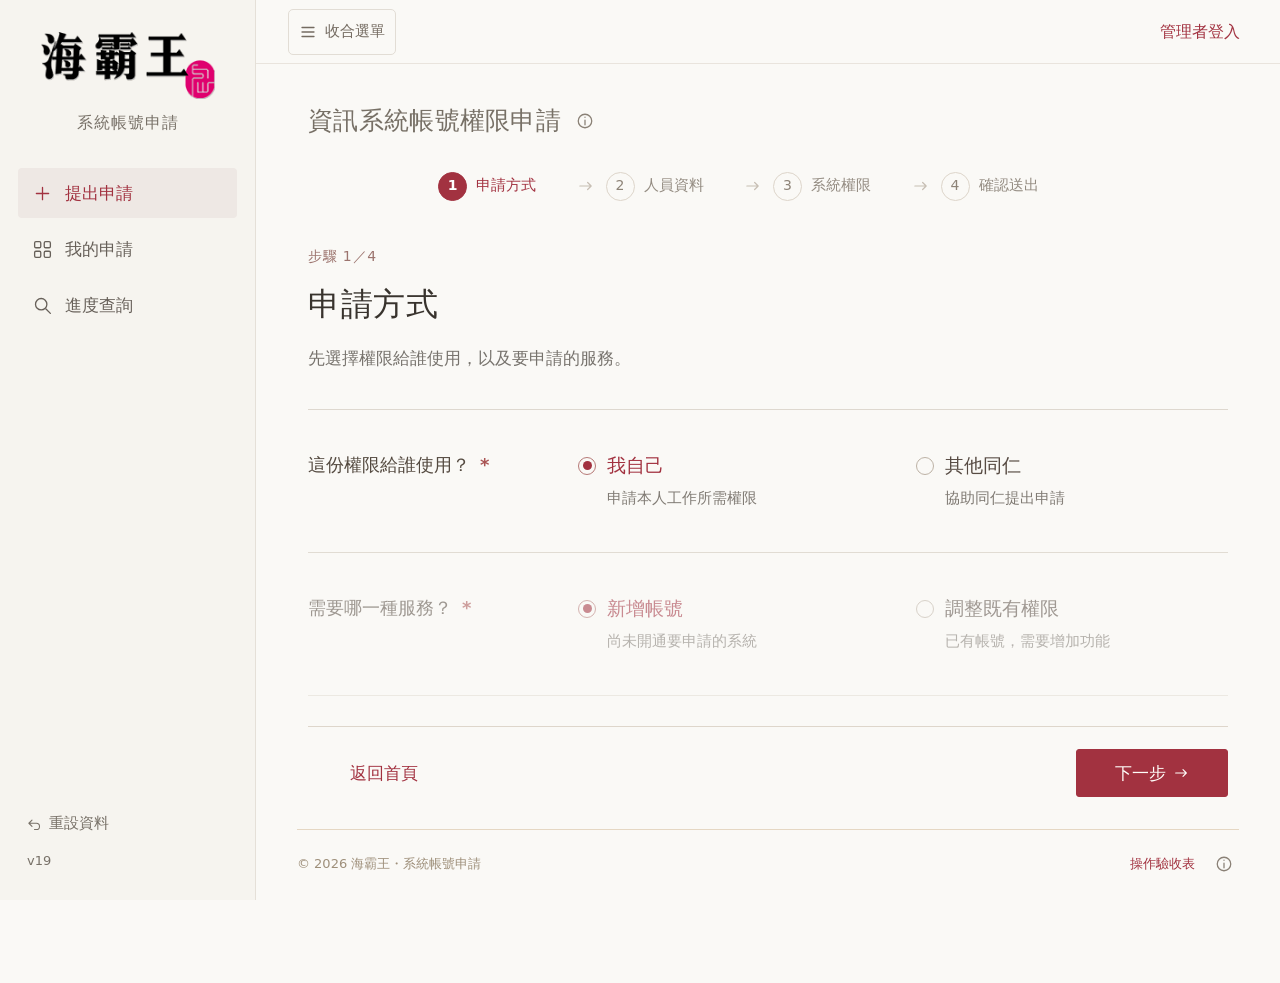
<file: demo/index.html>
<!doctype html>
<html lang="zh-Hant">
<head>
  <meta charset="utf-8">
  <meta name="viewport" content="width=device-width, initial-scale=1">
  <meta name="theme-color" content="#a23240">
  <meta name="description" content="系統帳號與權限申請平台，提供申請、進度查詢、補件及案件處理。">
  <meta name="referrer" content="no-referrer">
  <meta http-equiv="Content-Security-Policy" content="default-src 'self'; script-src 'self'; style-src 'self' 'unsafe-inline'; img-src 'self' data:; font-src 'self'; connect-src 'none'; object-src 'none'; base-uri 'self'; form-action 'none'">
  <title>權限申請平台</title>
  <link rel="icon" href="./assets/favicon.svg" type="image/svg+xml">
  <link rel="stylesheet" href="./assets/style.css">
  <link rel="stylesheet" href="./assets/portal.css?v=20261027-transparent-logo">
  <link rel="stylesheet" href="./assets/compact.css?v=20261023-wizard">
  <link rel="stylesheet" href="./assets/wizard.css?v=20261023-wizard">
  <link rel="stylesheet" href="./assets/material.css?v=20261027-department">
  <link rel="stylesheet" href="./assets/entry.css?v=20261027-department">
  <meta name="hpw-demo-version" content="v19-print-return-20261027">
  <script src="./assets/organization.js?v=20261027-department" defer></script>
  <script src="./assets/masters.js?v=20261023-wizard" defer></script>
  <script src="./assets/wizard.js?v=20261027-department" defer></script>
  <script src="./assets/app.js?v=20261027-print-return" defer></script>
</head>
<body>
  <a class="skip-link" href="#main">跳到主要內容</a>
  <div id="app"></div>
  <dialog id="detail-dialog" aria-labelledby="dialog-title"></dialog>
  <div id="toast" class="toast" role="status" aria-live="polite"></div>
  <noscript><p>請開啟 JavaScript 以使用此網站。</p></noscript>
</body>
</html>
</file>
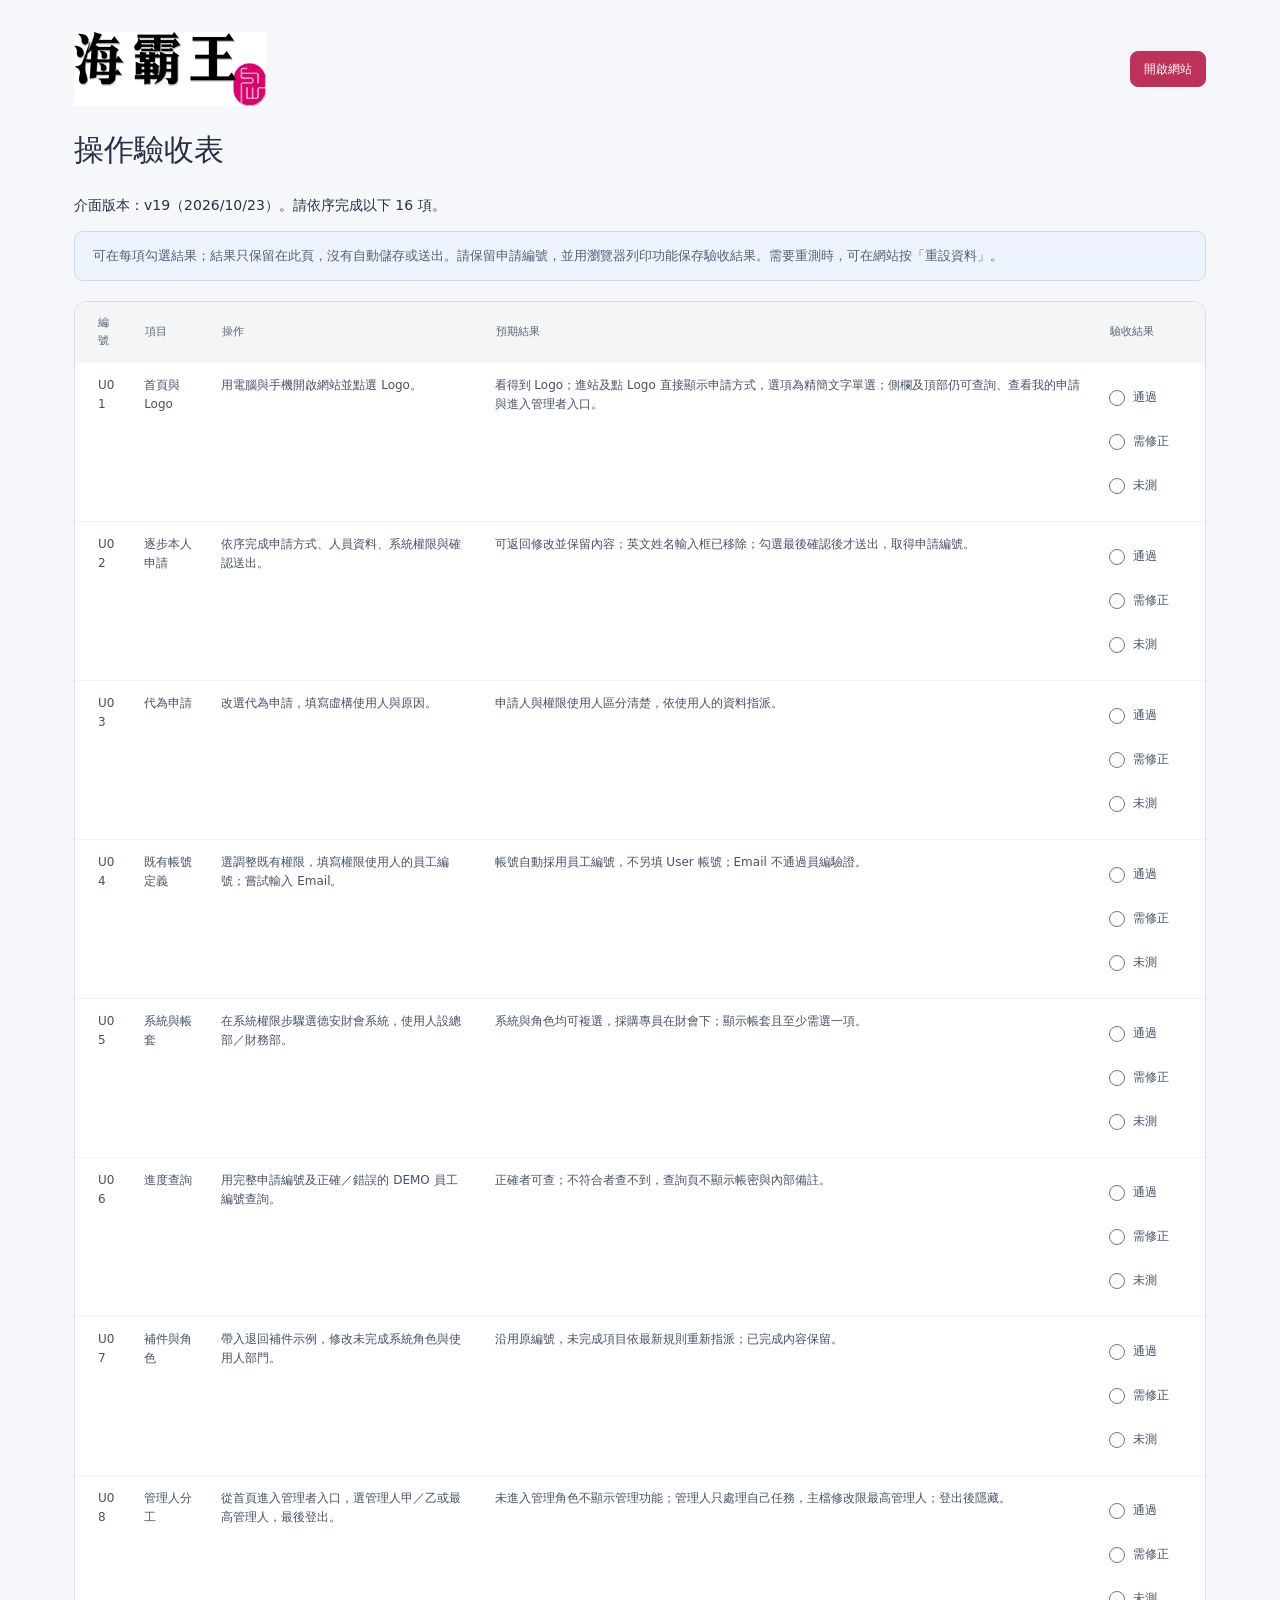
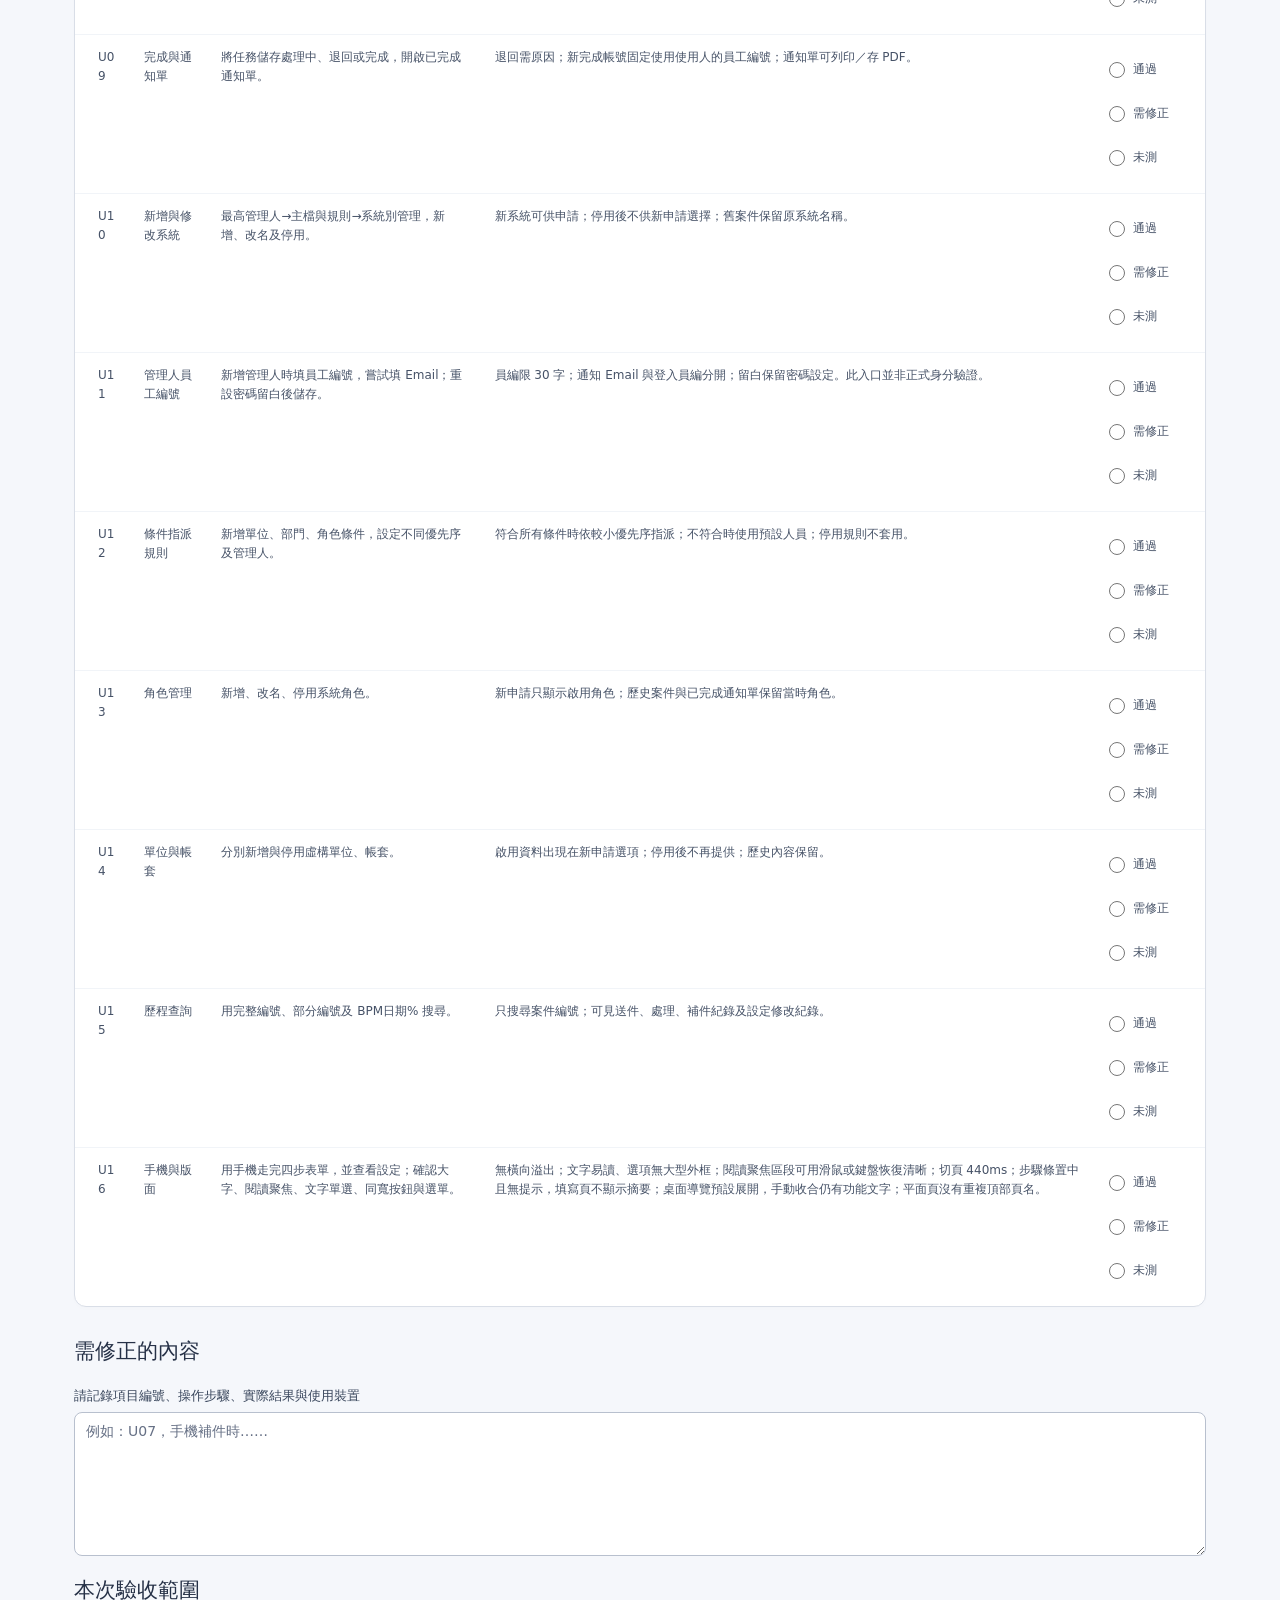
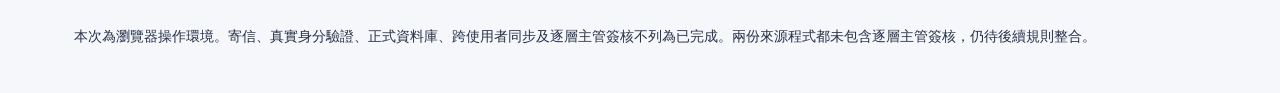
<file: demo/acceptance.html>
<!doctype html><html lang="zh-Hant"><head><meta charset="utf-8"><meta name="viewport" content="width=device-width,initial-scale=1"><meta name="referrer" content="no-referrer"><meta http-equiv="Content-Security-Policy" content="default-src 'self'; style-src 'self'; img-src 'self'; connect-src 'none'; object-src 'none'; base-uri 'self'; form-action 'none'"><title>操作驗收表｜系統帳號申請</title><link rel="icon" href="./assets/favicon.svg"><link rel="stylesheet" href="./assets/style.css"><link rel="stylesheet" href="./assets/portal.css?v=20261027-transparent-logo"><link rel="stylesheet" href="./assets/compact.css?v=20261023-wizard"></head><body class="acceptance-page"><main class="acceptance-container"><header class="acceptance-header"><img src="./assets/logo.png?v=20261027-logo" alt="海霸王" width="192" height="74"><a class="btn primary" href="./index.html">開啟網站</a></header><h1>操作驗收表</h1><p>介面版本：v19（2026/10/23）。請依序完成以下 16 項。</p><div class="notice">可在每項勾選結果；結果只保留在此頁，沒有自動儲存或送出。請保留申請編號，並用瀏覽器列印功能保存驗收結果。需要重測時，可在網站按「重設資料」。</div><div class="table-wrap panel"><table><thead><tr><th>編號</th><th>項目</th><th>操作</th><th>預期結果</th><th>驗收結果</th></tr></thead><tbody><tr><td data-label="編號">U01</td><td data-label="項目">首頁與 Logo</td><td data-label="操作">用電腦與手機開啟網站並點選 Logo。</td><td data-label="預期結果">看得到 Logo；進站及點 Logo 直接顯示申請方式，選項為精簡文字單選；側欄及頂部仍可查詢、查看我的申請與進入管理者入口。</td><td data-label="驗收結果" class="acceptance-result"><label><input type="radio" name="U01" value="通過">通過</label> <label><input type="radio" name="U01" value="需修正">需修正</label> <label><input type="radio" name="U01" value="未測">未測</label></td></tr><tr><td data-label="編號">U02</td><td data-label="項目">逐步本人申請</td><td data-label="操作">依序完成申請方式、人員資料、系統權限與確認送出。</td><td data-label="預期結果">可返回修改並保留內容；英文姓名輸入框已移除；勾選最後確認後才送出，取得申請編號。</td><td data-label="驗收結果" class="acceptance-result"><label><input type="radio" name="U02" value="通過">通過</label> <label><input type="radio" name="U02" value="需修正">需修正</label> <label><input type="radio" name="U02" value="未測">未測</label></td></tr><tr><td data-label="編號">U03</td><td data-label="項目">代為申請</td><td data-label="操作">改選代為申請，填寫虛構使用人與原因。</td><td data-label="預期結果">申請人與權限使用人區分清楚，依使用人的資料指派。</td><td data-label="驗收結果" class="acceptance-result"><label><input type="radio" name="U03" value="通過">通過</label> <label><input type="radio" name="U03" value="需修正">需修正</label> <label><input type="radio" name="U03" value="未測">未測</label></td></tr><tr><td data-label="編號">U04</td><td data-label="項目">既有帳號定義</td><td data-label="操作">選調整既有權限，填寫權限使用人的員工編號；嘗試輸入 Email。</td><td data-label="預期結果">帳號自動採用員工編號，不另填 User 帳號；Email 不通過員編驗證。</td><td data-label="驗收結果" class="acceptance-result"><label><input type="radio" name="U04" value="通過">通過</label> <label><input type="radio" name="U04" value="需修正">需修正</label> <label><input type="radio" name="U04" value="未測">未測</label></td></tr><tr><td data-label="編號">U05</td><td data-label="項目">系統與帳套</td><td data-label="操作">在系統權限步驟選德安財會系統，使用人設總部／財務部。</td><td data-label="預期結果">系統與角色均可複選，採購專員在財會下；顯示帳套且至少需選一項。</td><td data-label="驗收結果" class="acceptance-result"><label><input type="radio" name="U05" value="通過">通過</label> <label><input type="radio" name="U05" value="需修正">需修正</label> <label><input type="radio" name="U05" value="未測">未測</label></td></tr><tr><td data-label="編號">U06</td><td data-label="項目">進度查詢</td><td data-label="操作">用完整申請編號及正確／錯誤的 DEMO 員工編號查詢。</td><td data-label="預期結果">正確者可查；不符合者查不到，查詢頁不顯示帳密與內部備註。</td><td data-label="驗收結果" class="acceptance-result"><label><input type="radio" name="U06" value="通過">通過</label> <label><input type="radio" name="U06" value="需修正">需修正</label> <label><input type="radio" name="U06" value="未測">未測</label></td></tr><tr><td data-label="編號">U07</td><td data-label="項目">補件與角色</td><td data-label="操作">帶入退回補件示例，修改未完成系統角色與使用人部門。</td><td data-label="預期結果">沿用原編號，未完成項目依最新規則重新指派；已完成內容保留。</td><td data-label="驗收結果" class="acceptance-result"><label><input type="radio" name="U07" value="通過">通過</label> <label><input type="radio" name="U07" value="需修正">需修正</label> <label><input type="radio" name="U07" value="未測">未測</label></td></tr><tr><td data-label="編號">U08</td><td data-label="項目">管理人分工</td><td data-label="操作">從首頁進入管理者入口，選管理人甲／乙或最高管理人，最後登出。</td><td data-label="預期結果">未進入管理角色不顯示管理功能；管理人只處理自己任務，主檔修改限最高管理人；登出後隱藏。</td><td data-label="驗收結果" class="acceptance-result"><label><input type="radio" name="U08" value="通過">通過</label> <label><input type="radio" name="U08" value="需修正">需修正</label> <label><input type="radio" name="U08" value="未測">未測</label></td></tr><tr><td data-label="編號">U09</td><td data-label="項目">完成與通知單</td><td data-label="操作">將任務儲存處理中、退回或完成，開啟已完成通知單。</td><td data-label="預期結果">退回需原因；新完成帳號固定使用使用人的員工編號；通知單可列印／存 PDF。</td><td data-label="驗收結果" class="acceptance-result"><label><input type="radio" name="U09" value="通過">通過</label> <label><input type="radio" name="U09" value="需修正">需修正</label> <label><input type="radio" name="U09" value="未測">未測</label></td></tr><tr><td data-label="編號">U10</td><td data-label="項目">新增與修改系統</td><td data-label="操作">最高管理人→主檔與規則→系統別管理，新增、改名及停用。</td><td data-label="預期結果">新系統可供申請；停用後不供新申請選擇；舊案件保留原系統名稱。</td><td data-label="驗收結果" class="acceptance-result"><label><input type="radio" name="U10" value="通過">通過</label> <label><input type="radio" name="U10" value="需修正">需修正</label> <label><input type="radio" name="U10" value="未測">未測</label></td></tr><tr><td data-label="編號">U11</td><td data-label="項目">管理人員工編號</td><td data-label="操作">新增管理人時填員工編號，嘗試填 Email；重設密碼留白後儲存。</td><td data-label="預期結果">員編限 30 字；通知 Email 與登入員編分開；留白保留密碼設定。此入口並非正式身分驗證。</td><td data-label="驗收結果" class="acceptance-result"><label><input type="radio" name="U11" value="通過">通過</label> <label><input type="radio" name="U11" value="需修正">需修正</label> <label><input type="radio" name="U11" value="未測">未測</label></td></tr><tr><td data-label="編號">U12</td><td data-label="項目">條件指派規則</td><td data-label="操作">新增單位、部門、角色條件，設定不同優先序及管理人。</td><td data-label="預期結果">符合所有條件時依較小優先序指派；不符合時使用預設人員；停用規則不套用。</td><td data-label="驗收結果" class="acceptance-result"><label><input type="radio" name="U12" value="通過">通過</label> <label><input type="radio" name="U12" value="需修正">需修正</label> <label><input type="radio" name="U12" value="未測">未測</label></td></tr><tr><td data-label="編號">U13</td><td data-label="項目">角色管理</td><td data-label="操作">新增、改名、停用系統角色。</td><td data-label="預期結果">新申請只顯示啟用角色；歷史案件與已完成通知單保留當時角色。</td><td data-label="驗收結果" class="acceptance-result"><label><input type="radio" name="U13" value="通過">通過</label> <label><input type="radio" name="U13" value="需修正">需修正</label> <label><input type="radio" name="U13" value="未測">未測</label></td></tr><tr><td data-label="編號">U14</td><td data-label="項目">單位與帳套</td><td data-label="操作">分別新增與停用虛構單位、帳套。</td><td data-label="預期結果">啟用資料出現在新申請選項；停用後不再提供；歷史內容保留。</td><td data-label="驗收結果" class="acceptance-result"><label><input type="radio" name="U14" value="通過">通過</label> <label><input type="radio" name="U14" value="需修正">需修正</label> <label><input type="radio" name="U14" value="未測">未測</label></td></tr><tr><td data-label="編號">U15</td><td data-label="項目">歷程查詢</td><td data-label="操作">用完整編號、部分編號及 BPM日期% 搜尋。</td><td data-label="預期結果">只搜尋案件編號；可見送件、處理、補件紀錄及設定修改紀錄。</td><td data-label="驗收結果" class="acceptance-result"><label><input type="radio" name="U15" value="通過">通過</label> <label><input type="radio" name="U15" value="需修正">需修正</label> <label><input type="radio" name="U15" value="未測">未測</label></td></tr><tr><td data-label="編號">U16</td><td data-label="項目">手機與版面</td><td data-label="操作">用手機走完四步表單，並查看設定；確認大字、閱讀聚焦、文字單選、同寬按鈕與選單。</td><td data-label="預期結果">無橫向溢出；文字易讀、選項無大型外框；閱讀聚焦區段可用滑鼠或鍵盤恢復清晰；切頁 440ms；步驟條置中且無提示，填寫頁不顯示摘要；桌面導覽預設展開，手動收合仍有功能文字；平面頁沒有重複頂部頁名。</td><td data-label="驗收結果" class="acceptance-result"><label><input type="radio" name="U16" value="通過">通過</label> <label><input type="radio" name="U16" value="需修正">需修正</label> <label><input type="radio" name="U16" value="未測">未測</label></td></tr></tbody></table></div><section class="acceptance-notes"><h2>需修正的內容</h2><label class="field"><span>請記錄項目編號、操作步驟、實際結果與使用裝置</span><textarea rows="6" placeholder="例如：U07，手機補件時……"></textarea></label><h2>本次驗收範圍</h2><p>本次為瀏覽器操作環境。寄信、真實身分驗證、正式資料庫、跨使用者同步及逐層主管簽核不列為已完成。兩份來源程式都未包含逐層主管簽核，仍待後續規則整合。</p></section></main></body></html>
</file>
<file: demo/assets/style.css>
:root{font-family:Inter,"Noto Sans TC","PingFang TC","Microsoft JhengHei",system-ui,sans-serif;color:#21304d;background:#f5f7fb;font-synthesis:none;--blue:#1748c5;--muted:#7a8499;--border:#e8ecf3;--ink:#172442;--sidebar:238px}*{box-sizing:border-box}body{margin:0;font-size:14px;line-height:1.6}button,input,select,textarea{font:inherit}button,a,input,select,textarea{-webkit-tap-highlight-color:transparent}button{cursor:pointer}a{color:var(--blue);text-decoration:none}button:focus-visible,a:focus-visible,input:focus-visible,select:focus-visible,textarea:focus-visible{outline:3px solid #93b5ff;outline-offset:3px}button:disabled{cursor:not-allowed;opacity:.5}svg{width:20px;height:20px;fill:none;stroke:currentColor;stroke-width:1.7;stroke-linecap:round;stroke-linejoin:round;flex-shrink:0}.skip-link{position:fixed;left:12px;top:-60px;background:white;z-index:200;padding:10px}.skip-link:focus{top:10px}.sidebar{position:fixed;inset:0 auto 0 0;width:var(--sidebar);background:#fff;border-right:1px solid var(--border);padding:27px 18px;display:flex;flex-direction:column;z-index:40}.brand{display:flex;align-items:center;gap:11px;padding:0 10px 30px}.brand-symbol{width:38px;height:42px;display:grid;place-items:center;border-radius:11px;background:var(--blue);color:white;box-shadow:0 4px 10px #1748c522}.brand-symbol svg{width:26px;height:26px}.brand strong{display:block;font-size:17px;letter-spacing:.3px;color:var(--ink)}.brand small{display:block;font-size:10px;letter-spacing:1.8px;color:#8a94a8}.nav-label{font-size:11px;color:#9aa2b2;padding:15px 15px 8px;letter-spacing:1px}.nav-item{display:flex;align-items:center;gap:12px;padding:12px 15px;color:#69748b;margin:4px 0;border-radius:9px;font-size:13px}.nav-item:hover{background:#f5f7fc;color:var(--ink)}.nav-item.active{background:#edf2ff;color:var(--blue);font-weight:650}.nav-item .nav-count{margin-left:auto;border-radius:6px;min-width:22px;text-align:center;background:white;font-size:11px}.sidebar-bottom{margin-top:auto;padding:20px 9px 0}.sidebar-help{padding:16px;border:1px solid var(--border);border-radius:12px;background:linear-gradient(145deg,#f8faff,#f4f7ff)}.sidebar-help strong{font-size:12px;display:block;color:#536588}.sidebar-help p{font-size:11px;color:#8a95aa;margin:6px 0 12px}.sidebar-help button{font-size:11px;background:white;border:1px solid #dce4f3;border-radius:6px;padding:6px 10px;color:#536588}.version{font-size:10px;color:#a5adbb;text-align:center;margin-top:18px}.shell{margin-left:var(--sidebar);min-height:100vh}.topbar{height:77px;display:flex;align-items:center;gap:20px;padding:0 40px;border-bottom:1px solid var(--border);background:#fff}.breadcrumbs{color:#9aa2b1;font-size:12px;white-space:nowrap}.breadcrumbs span{color:#4c5a76;margin-left:12px}.topbar-search{margin-left:auto;display:flex;align-items:center;gap:8px;color:#95a0b3}.topbar-search input{border:0;background:transparent;outline:none;width:175px;font-size:12px;color:var(--ink);padding:8px}.topbar-search svg{width:17px}.role-switch{display:flex;align-items:center;gap:9px;border-left:1px solid var(--border);padding-left:20px}.avatar{height:34px;width:34px;display:grid;place-items:center;border-radius:50%;background:#eaf0ff;color:var(--blue);font-weight:650;font-size:12px;flex-shrink:0}.role-switch label{display:block;font-size:9px;letter-spacing:.5px;color:#8b95a8;line-height:1.2}.role-switch select{border:0;background:transparent;color:#3f4d67;font-size:12px;padding:2px 18px 2px 0;max-width:155px}.mobile-menu{display:none;background:transparent;border:0;padding:5px}.demo-strip{display:flex;justify-content:center;align-items:center;gap:8px;padding:9px 20px;background:#fff9e9;color:#9c7732;font-size:11px;border-bottom:1px solid #f5ebd2}.demo-strip svg{height:14px;width:14px}.demo-strip strong{font-weight:650}.content{max-width:1460px;margin:0 auto;padding:32px 40px 28px}.page-heading{display:flex;align-items:center;justify-content:space-between;gap:20px;margin-bottom:26px}.eyebrow{font-size:10px;color:#8693ac;letter-spacing:1.8px;font-weight:600;text-transform:uppercase;margin:0 0 5px}.page-heading h1{font-size:25px;letter-spacing:.5px;font-weight:700;color:var(--ink);margin:0 0 7px}.page-heading p{font-size:12px;color:#8893a8;margin:0}.heading-actions{display:flex;gap:9px}.btn{display:inline-flex;align-items:center;justify-content:center;gap:7px;border:1px solid #dfe5ef;border-radius:8px;background:#fff;color:#5a6781;padding:9px 15px;font-size:12px;line-height:1.5;white-space:nowrap;min-height:37px}.btn svg{width:15px;height:15px}.btn:hover{background:#f6f8fc}.btn.primary{background:var(--blue);color:#fff;border-color:var(--blue);box-shadow:0 3px 7px #1748c51a}.btn.primary:hover{background:#103baa}.btn.danger{color:#ba4852;border-color:#f0d5d8}.btn.text{background:none;border:0;color:var(--blue);box-shadow:none;padding:5px 8px}.btn.small{font-size:11px;min-height:29px;padding:5px 10px}.welcome{border:1px solid #e0e9fa;background:linear-gradient(110deg,#edf3ff 0%,#f3f7ff 70%,#f0f6ff);border-radius:14px;padding:25px 28px;display:flex;align-items:center;justify-content:space-between;gap:20px;margin-bottom:24px;overflow:hidden}.welcome-tag{font-size:10px;letter-spacing:.7px;color:#5275c3;display:flex;align-items:center;gap:6px;margin-bottom:7px}.welcome-tag .dot{width:5px;height:5px;border-radius:50%;background:#668ce3}.welcome h2{margin:0 0 8px;font-size:20px;color:#294775;font-weight:650}.welcome p{font-size:12px;color:#7388ab;max-width:560px;margin:0}.welcome-art{width:115px;height:99px;display:grid;place-items:center;position:relative;flex-shrink:0}.art-back{position:absolute;width:65px;height:82px;background:#d9e6ff;border:1px solid #c8dafa;border-radius:10px;transform:rotate(13deg);left:33px;top:5px}.art-front{position:relative;width:66px;height:82px;display:flex;flex-direction:column;gap:8px;border:1px solid #c3d5fa;background:#fff;border-radius:9px;padding:13px;transform:rotate(-7deg);box-shadow:0 8px 20px #5073bb15}.art-front span{height:4px;background:#dce6f8;border-radius:2px}.art-front span:first-child{height:17px;width:17px;display:grid;place-items:center;background:#eaf1ff;color:#6289da}.art-front span svg{width:13px}.art-check{position:absolute;right:5px;bottom:4px;width:28px;height:28px;background:#7397ea;border-radius:50%;display:grid;place-items:center;color:#fff;border:4px solid #edf3ff}.art-check svg{width:14px}.stats{display:grid;grid-template-columns:repeat(4,minmax(0,1fr));gap:17px;margin-bottom:24px}.stat-card{border:1px solid var(--border);border-radius:12px;background:white;padding:18px 20px}.stat-top{display:flex;justify-content:space-between;align-items:center;color:#8790a3;font-size:11px}.stat-icon{height:32px;width:32px;border-radius:9px;display:grid;place-items:center;background:#eef3ff;color:#5d7ed0}.stat-icon svg{height:16px;width:16px}.stat-card:nth-child(2) .stat-icon{background:#fff7e8;color:#d3a550}.stat-card:nth-child(3) .stat-icon{background:#e9f8f1;color:#53a487}.stat-card:nth-child(4) .stat-icon{background:#fff0f0;color:#d48084}.stat-bottom{display:flex;align-items:flex-end;justify-content:space-between;margin-top:9px}.stat-number{font-size:31px;font-weight:650;color:#283754;line-height:1.1;font-variant-numeric:tabular-nums}.stat-caption{font-size:10px;color:#9ba4b4;margin-top:8px}.stat-bottom small{font-size:10px;color:#9aa5b6}.dashboard-grid{display:grid;grid-template-columns:minmax(0,1fr) 280px;gap:23px;align-items:start}.panel{background:white;border:1px solid var(--border);border-radius:12px;overflow:hidden}.panel-head{display:flex;align-items:center;justify-content:space-between;padding:20px 22px 15px;gap:12px}.panel-head h2{font-size:14px;font-weight:650;color:#344260;margin:0}.panel-head p{font-size:10px;color:#9ba4b4;margin:4px 0 0}.panel-head svg{width:16px}.filter-bar{display:flex;align-items:center;gap:5px;padding:0 20px 15px;border-bottom:1px solid #f0f3f7;flex-wrap:wrap}.filter{border:0;background:transparent;border-radius:6px;padding:6px 10px;color:#8c96a9;font-size:11px}.filter.active{background:#edf2ff;color:var(--blue);font-weight:600}.filter .count{margin-left:5px;font-size:9px;opacity:.8}.table-wrap{overflow:auto}table{width:100%;border-collapse:collapse;text-align:left;white-space:nowrap;font-size:11px}th{background:#fafbfe;color:#99a2b4;font-weight:500;padding:12px 15px;border-bottom:1px solid #f0f3f8}th:first-child,td:first-child{padding-left:23px}td{padding:15px;border-bottom:1px solid #f1f4f8;color:#68758e}tr:last-child td{border-bottom:0}td strong{display:block;font-weight:500;color:#354969;font-size:11px}td small{font-size:9px;color:#a3adbc;display:block;margin-top:3px}.request-link{padding:0;color:#45689f;border:0;background:none;font-size:11px;font-variant-numeric:tabular-nums}.request-link:hover{text-decoration:underline}.system-tag{display:inline-block;border:1px solid #e7ecf4;background:#f8faff;padding:1px 6px;border-radius:4px;font-size:10px;color:#8390a7;margin:2px 4px 2px 0}.badge{display:inline-flex;align-items:center;gap:5px;font-size:10px;border-radius:5px;padding:3px 7px;background:#f0f3f8;color:#7d8ca5;white-space:nowrap}.badge:before{content:"";width:4px;height:4px;border-radius:50%;background:currentColor}.badge.pending{background:#fff7e8;color:#bb9546}.badge.progress{background:#edf3ff;color:#7392cf}.badge.complete{background:#eaf8f0;color:#64a184}.badge.returned{background:#fff0f0;color:#cd8489}.badge.partial{background:#f2edfe;color:#9b85ca}.table-footer{display:flex;justify-content:space-between;align-items:center;gap:10px;border-top:1px solid #eef1f6;padding:13px 21px;font-size:10px;color:#a0a9b8}.pagination{display:flex;gap:5px}.pagination button{border:1px solid var(--border);background:#fff;border-radius:5px;min-width:25px;height:25px;color:#9ca5b4;font-size:10px}.pagination .active{background:#edf2ff;border-color:#d8e2fa;color:var(--blue)}.side-stack{display:flex;flex-direction:column;gap:18px}.guide-list{padding:0 20px 17px}.guide-item{display:flex;align-items:flex-start;gap:12px;margin:15px 0}.step-icon{width:27px;height:27px;border-radius:8px;background:#f0f4fc;display:grid;place-items:center;color:#8ca0c1;flex-shrink:0}.step-icon svg{width:14px;height:14px}.guide-item strong{display:block;font-size:11px;font-weight:550;color:#63718d}.guide-item p{font-size:10px;line-height:1.7;color:#a0a8b7;margin:3px 0 0}.timeline{padding:0 22px 18px}.timeline-item{position:relative;padding:0 0 18px 18px;border-left:1px solid #e8edf6}.timeline-item:last-child{border-left-color:transparent;padding-bottom:2px}.timeline-item:before{position:absolute;content:"";left:-4px;top:5px;width:7px;height:7px;border-radius:50%;background:#b4c6eb;border:2px solid white;box-shadow:0 0 0 1px #dce5f5}.timeline-item strong{display:block;font-size:10px;font-weight:500;color:#74819b}.timeline-item small{font-size:9px;color:#adb5c1}.timeline-item p{font-size:10px;color:#9aa6ba;margin:3px 0}.mini-note{font-size:10px;color:#9da8bb;display:flex;gap:7px;align-items:flex-start;margin-top:20px}.mini-note svg{width:13px;height:13px;margin-top:2px}.page-footer{display:flex;justify-content:space-between;align-items:center;margin-top:28px;padding-top:18px;color:#b0b8c6;font-size:10px;border-top:1px solid #e9edf5;gap:10px}.form-layout{display:grid;grid-template-columns:minmax(0,1fr) 280px;gap:23px;align-items:start}.form-section{padding:23px 26px;border-bottom:1px solid #f0f3f7}.form-section:last-child{border-bottom:0}.section-heading{display:flex;align-items:center;gap:9px;margin-bottom:20px}.section-number{display:grid;place-items:center;width:23px;height:23px;border-radius:7px;background:#edf3ff;color:#7694d0;font-size:11px}.section-heading h2{font-size:14px;margin:0;font-weight:600}.form-grid{display:grid;grid-template-columns:1fr 1fr;gap:17px 22px}.field{display:flex;flex-direction:column;gap:6px;font-size:12px;color:#6b7891}.field input,.field select,.field textarea,.lookup-input{width:100%;border:1px solid #e0e6f0;border-radius:7px;background:#fff;color:#364764;padding:10px 12px;font-size:12px;min-height:40px}.field input::placeholder,.field textarea::placeholder{color:#b1b9c8}.field textarea{min-height:90px;resize:vertical}.required{color:#d58d94}.full{grid-column:1/-1}.radio-group{display:flex;gap:20px;flex-wrap:wrap;font-size:12px;color:#66758f;margin-bottom:18px}.radio-group label{display:flex;align-items:center;gap:7px}input[type=radio],input[type=checkbox]{accent-color:var(--blue);height:15px;width:15px;flex-shrink:0}.system-card{border:1px solid #e4eaf3;border-radius:9px;padding:13px 15px;margin-bottom:11px}.system-card.selected{border-color:#b4c8f5;background:#fcfdff}.system-choice{display:flex;align-items:center;gap:10px;font-weight:550;font-size:12px;cursor:pointer}.system-choice small{margin-left:auto;color:#a6b0c0;font-size:10px;font-weight:400}.role-options{display:flex;gap:9px 18px;flex-wrap:wrap;margin:13px 0 2px 24px;border-top:1px dashed #e5ecf8;padding-top:12px}.role-options label{display:flex;align-items:center;gap:6px;font-size:11px;color:#7989a4}.role-options input{width:13px;height:13px}.company-options{display:flex;gap:16px;flex-wrap:wrap}.company-options label{display:flex;align-items:center;gap:7px;color:#74829c;font-size:12px}.form-submit{display:flex;align-items:center;justify-content:space-between;gap:15px;padding:20px 26px;background:#fcfdff}.form-submit p{font-size:10px;color:#9ca7ba;margin:0}.success-panel{text-align:center;padding:45px 25px}.success-mark{width:55px;height:55px;border-radius:50%;background:#e6f6ed;color:#55a07c;display:grid;place-items:center;margin:0 auto 16px}.success-mark svg{width:27px;height:27px}.success-panel h2{font-size:21px;margin:0 0 7px}.success-panel p{font-size:12px;color:#8a97ae}.request-number{display:flex;align-items:center;justify-content:space-between;gap:20px;max-width:380px;margin:24px auto;background:#f3f6fc;border:1px solid #e3eaf5;border-radius:9px;padding:14px 18px}.request-number code{font-size:18px;color:#30579b}.success-actions{display:flex;justify-content:center;gap:12px}.lookup-panel{padding:27px;max-width:830px}.lookup-panel h2{font-size:14px;margin:0 0 8px}.lookup-panel>p{font-size:12px;color:#8d99af}.lookup-form{display:grid;grid-template-columns:1.5fr 1fr auto;align-items:end;gap:14px;margin:24px 0 14px}.sample-link{display:flex;gap:10px;align-items:center;font-size:11px;color:#9ca7b9}.lookup-result{max-width:1000px;margin-top:22px}.case-summary{padding:22px 25px;border-bottom:1px solid var(--border)}.case-summary h2{font-size:15px;margin:0 0 15px;display:flex;gap:14px;align-items:center;flex-wrap:wrap}.detail-grid{display:grid;grid-template-columns:repeat(3,1fr);gap:17px}.detail-grid dt{font-size:10px;color:#9aa5b8;margin-bottom:4px}.detail-grid dd{margin:0;font-size:12px;color:#556784;overflow-wrap:anywhere}.detail-grid dl{margin:0}.return-note{background:#fff5f3;border:1px solid #f5dfdb;border-radius:8px;color:#b17d71;font-size:12px;padding:12px 16px;margin:16px 25px}.case-actions{display:flex;justify-content:flex-end;gap:10px;padding:17px 25px}.empty{text-align:center;padding:45px 20px;color:#a2adbe;font-size:12px}.empty svg{display:block;margin:0 auto 10px;width:30px;height:30px;color:#c1ccdd}.settings-grid{display:grid;grid-template-columns:repeat(2,minmax(0,1fr));gap:20px}.settings-list{padding:0 22px 15px}.settings-row{display:flex;justify-content:space-between;align-items:center;padding:13px 0;border-top:1px solid var(--border);gap:15px}.settings-row strong{font-size:12px;display:block;font-weight:550}.settings-row small{display:block;font-size:10px;color:#98a4b9}.settings-row label{display:flex;align-items:center;gap:8px;font-size:11px;color:#8c9bb1}.settings-row select{font-size:11px;border:1px solid var(--border);border-radius:6px;padding:5px;max-width:170px;color:#63748f;background:white}.notice{padding:14px 18px;border:1px solid #e3eaf7;border-radius:9px;background:#f3f7ff;color:#7a8eaf;font-size:11px;margin-bottom:20px}dialog{width:min(690px,calc(100% - 30px));border:1px solid #e0e7f1;border-radius:15px;padding:0;color:var(--ink);max-height:90vh;box-shadow:0 30px 100px #13254d30}dialog::backdrop{background:#162d5144;backdrop-filter:blur(3px)}.dialog-header{display:flex;align-items:center;justify-content:space-between;padding:20px 25px;border-bottom:1px solid var(--border);position:sticky;top:0;background:white;z-index:1}.dialog-header h2{font-size:15px;margin:0}.dialog-body{padding:23px 25px}.dialog-body h3{font-size:13px;margin:22px 0 12px}.icon-btn{background:none;border:0;color:#9aa5b9;padding:3px;display:grid;place-items:center}.dialog-footer{display:flex;justify-content:flex-end;gap:10px;padding:17px 25px;background:#fafcff;border-top:1px solid var(--border);flex-wrap:wrap}.dialog-body .notice{margin-top:17px}.dialog-body .detail-grid{grid-template-columns:1fr 1fr}.dialog-body .form-grid{margin-top:20px}.secret-demo{background:#f5f7fc;padding:15px;border-radius:8px;border:1px solid #e4eaf4;margin-top:17px;font-size:12px}.secret-demo code{color:#4a6d9f}.toast{position:fixed;bottom:26px;left:calc(50% + 80px);transform:translate(-50%,20px);opacity:0;pointer-events:none;z-index:100;max-width:calc(100% - 30px);padding:12px 20px;border-radius:9px;background:#263a5c;color:white;font-size:12px;box-shadow:0 7px 25px #18294425;transition:opacity .18s,transform .18s}.toast.visible{opacity:1;transform:translate(-50%,0)}.menu-backdrop{display:none}.error-text{font-size:12px;color:#bb6b70;margin:12px 0}.plain-list{font-size:11px;color:#95a2b6;padding-left:16px;line-height:2.1}.chip-button{border:1px solid #dfe7f4;background:#f6f9ff;border-radius:5px;padding:4px 9px;font-size:10px;color:#7790b8}.manager-tabs{margin-bottom:18px;display:flex;gap:8px}.manager-tabs button{border:1px solid #e2e8f3;background:white;color:#8a98af;border-radius:7px;padding:8px 15px;font-size:12px}.manager-tabs button.active{border-color:#bfcef0;background:#edf3ff;color:var(--blue)}[hidden]{display:none!important}@media(min-width:1550px){.dashboard-grid{grid-template-columns:minmax(0,1fr) 310px}}@media(max-width:1200px){:root{--sidebar:215px}.topbar{padding:0 26px}.content{padding:28px 26px}.dashboard-grid,.form-layout{grid-template-columns:minmax(0,1fr) 245px;gap:17px}.stat-card{padding:15px}.topbar-search input{width:115px}.panel-head{padding:18px}.form-grid{gap:16px}}@media(max-width:1050px){.dashboard-grid,.form-layout{grid-template-columns:1fr}.side-stack{display:grid;grid-template-columns:1fr 1fr}.topbar-search{display:none}.role-switch{margin-left:auto}.stat-card{padding:15px 17px}.welcome h2{font-size:19px}}@media(max-width:760px){:root{--sidebar:238px}.sidebar{transform:translateX(-100%);transition:transform .2s}.sidebar.open{transform:translateX(0)}.menu-backdrop.visible{display:block;position:fixed;inset:0;background:#1b30564d;z-index:35}.shell{margin-left:0}.mobile-menu{display:block}.topbar{height:66px;padding:0 17px;gap:10px}.breadcrumbs{font-size:11px}.breadcrumbs span{margin-left:6px}.role-switch{padding-left:12px;gap:7px}.role-switch select{max-width:135px;font-size:11px}.avatar{height:30px;width:30px}.demo-strip{font-size:10px;padding:8px 15px;line-height:1.6}.content{padding:23px 17px}.page-heading{align-items:flex-start;gap:12px;margin-bottom:20px}.page-heading h1{font-size:22px}.page-heading p{font-size:11px;max-width:230px}.heading-actions .btn{padding:8px 11px;font-size:11px}.welcome{padding:22px}.welcome h2{font-size:17px}.welcome p{font-size:11px}.welcome-art{width:80px;transform:scale(.85);transform-origin:right center}.stats{grid-template-columns:repeat(2,minmax(0,1fr));gap:12px}.stat-number{font-size:28px}.stat-caption{font-size:9px}.side-stack{grid-template-columns:1fr}.form-section{padding:21px 19px}.form-grid{grid-template-columns:1fr;gap:15px}.lookup-form{grid-template-columns:1fr}.lookup-panel{padding:22px}.detail-grid{grid-template-columns:1fr 1fr}.settings-grid{grid-template-columns:1fr}.table-footer{padding:13px 15px}.page-footer{font-size:9px;align-items:flex-start;gap:14px}.toast{left:50%}.form-submit{padding:18px;align-items:flex-end}.form-submit p{max-width:185px}.dialog-body,.dialog-header{padding:20px}.dialog-body .form-grid{grid-template-columns:1fr}.dialog-body .detail-grid{gap:14px}.success-actions{flex-wrap:wrap}.request-number{padding:12px}.request-number code{font-size:16px}.system-choice small{display:none}}@media(prefers-reduced-motion:reduce){*{transition:none!important;scroll-behavior:auto!important}}
</file>
<file: demo/assets/portal.css>
/* The supplied original v19 uses a warm gray canvas, pink actions and blue section rules.
   Keep that hierarchy, with larger type, stronger contrast and responsive task cards. */
:root {
  --blue: #be3159;
  --ink: #263147;
  --muted: #596477;
  --border: #d9dee7;
  --sidebar: 258px;
  color: var(--ink);
  background: #f7f5f6;
  font-family: "Microsoft JhengHei", "PingFang TC", system-ui, sans-serif;
}
body { font-size: 16px; line-height: 1.7; }
button, a, input, select, textarea { touch-action: manipulation; }
button:focus-visible, a:focus-visible, input:focus-visible, select:focus-visible,
textarea:focus-visible { outline-color: #285cb4; }
.sidebar { padding: 30px 18px 20px; background: #f2f3f6; overflow-y: auto; }
.brand { padding: 0 8px 27px; }
.brand-symbol { background: #be3159; box-shadow: none; }
.brand small { color: #5b6576; font-size: 14px; letter-spacing: 1px; }
.brand strong { font-size: 20px; }
.brand { flex-direction: column; align-items: center; gap: 10px; padding: 0 0 24px; }
.company-logo { display: block; width: 205px; max-width: 100%; height: auto; object-fit: contain; background: transparent; }
.brand-caption { color: #465267; font-size: 17px; letter-spacing: 1px; }
.mobile-brand { display: none; }
.nav-label { color: #596477; font-size: 14px; letter-spacing: 0; }
.nav-item { color: #465267; font-size: 16px; min-height: 48px; padding: 12px 14px; }
.nav-item.active { background: #fbe6ed; color: #a5254a; }
.nav-item:hover { background: #fff; }
.sidebar-help { background: #fff; border-color: #d9dee7; padding: 16px; }
.sidebar-help strong { color: #39465c; font-size: 15px; }
.sidebar-help p, .sidebar-help button { color: #596477; font-size: 14px; }
.sidebar-help button { min-height: 44px; }
.version { color: #596477; font-size: 13px; }
.topbar { padding: 0 36px; height: 78px; }
.breadcrumbs, .topbar-search input { color: #596477; font-size: 14px; }
.breadcrumbs span { color: #263147; }
.topbar-search input { width: 190px; }
.role-switch { margin-left: auto; }
.role-switch label { color: #596477; font-size: 13px; }
.role-switch select { color: #263147; font-size: 15px; min-height: 36px; max-width: 182px; }
.avatar { color: #a5254a; background: #fbe6ed; font-size: 15px; }
.demo-strip { color: #755318; background: #fff7e4; font-size: 14px; padding: 10px 20px; }
.demo-strip svg { width: 18px; height: 18px; }
.content { max-width: 1440px; padding: 34px 36px; }
.page-heading { margin-bottom: 25px; }
.page-heading h1 { font-size: clamp(26px, 2.5vw, 34px); color: #263147; letter-spacing: 0; line-height: 1.45; }
.page-heading p { color: #596477; font-size: 16px; margin-top: 8px; }
.btn, .btn.small, .chip-button { min-height: 44px; font-size: 15px; padding: 10px 16px; border-radius: 9px; color: #39465c; }
.btn.primary { background: #be3159; border-color: #be3159; color: #fff; box-shadow: none; }
.btn.primary:hover { background: #a5254a; }
.btn.text { color: #a5254a; }
.btn.danger { color: #a3293b; border-color: #dcb7bd; }
.btn svg { width: 18px; height: 18px; }
.panel { border-color: #d9dee7; border-radius: 12px; box-shadow: 0 2px 5px #26314703; }
.panel-head { padding: 22px 24px 16px; }
.panel-head h2 { font-size: 19px; color: #263147; }
.panel-head p { font-size: 14px; color: #596477; }
.form-layout { grid-template-columns: minmax(0, 1fr) 264px; gap: 24px; }
.form-intro { display: flex; gap: 9px; align-items: flex-start; background: #fafbfc; color: #596477; padding: 16px 26px; font-size: 14px; border-bottom: 1px solid var(--border); }
.form-intro svg { width: 18px; height: 18px; margin-top: 3px; }
.form-intro strong, .required { color: #a5254a; }
.form-section { padding: 28px 26px; border-color: #e7e9ee; scroll-margin-top: 20px; }
.section-heading { border-left: 4px solid #4a86ff; padding-left: 12px; margin-bottom: 22px; gap: 9px; }
.section-heading h2 { font-size: 21px; font-weight: 750; color: #263147; }
.section-number { background: #edf3fd; color: #315d9d; min-width: 27px; width: 27px; height: 27px; font-size: 14px; }
.form-grid { grid-template-columns: 1fr 1fr; gap: 20px; }
.field { color: #39465c; font-size: 16px; gap: 8px; }
.field input, .field select, .field textarea, .lookup-input {
  border-color: #b8c0ce; border-radius: 8px; padding: 11px 12px;
  color: #263147; font-size: 16px; min-height: 48px; line-height: 1.5;
}
.field input:focus, .field select:focus, .field textarea:focus { border-color: #285cb4; }
.field input:disabled, .field input[readonly] { color: #596477; background: #f2f3f6; opacity: 1; }
.field input::placeholder, .field textarea::placeholder { color: #667085; }
.field textarea { min-height: 120px; }
.radio-group { gap: 12px; font-size: 16px; margin-bottom: 22px; }
.radio-group label { border: 1px solid #d9dee7; border-radius: 8px; min-height: 48px; padding: 10px 16px; color: #39465c; cursor: pointer; }
.radio-group label:has(input:checked) { background: #fff1f5; border-color: #ce7390; color: #9b2246; }
input[type=radio], input[type=checkbox] { width: 20px; height: 20px; margin: 0; }
.system-card { border-color: #d9dee7; padding: 15px 18px; margin-bottom: 14px; }
.system-card.selected { border-color: #ce7390; background: #fffbfc; }
.system-choice { font-size: 16px; min-height: 36px; color: #263147; flex-wrap: wrap; }
.system-choice small { color: #596477; font-size: 13px; }
.role-options { gap: 4px 18px; margin: 12px 0 0 0; padding-top: 12px; border-color: #e2d4da; }
.role-options label, .company-options label { font-size: 15px; color: #39465c; min-height: 44px; gap: 9px; }
.role-options input { width: 20px; height: 20px; }
.role-options span { color: #596477 !important; font-size: 14px !important; }
.form-submit { padding: 20px 26px; border-top: 1px solid #d9dee7; background: #fafbfc; align-items: center; }
.form-submit p { color: #596477; font-size: 14px; max-width: 280px; }
.application-aside { position: sticky; top: 24px; }
.draft-summary { padding: 0 24px 20px; }
.draft-summary dl { margin: 0; }
.draft-summary dt { color: #596477; font-size: 14px; margin-top: 13px; }
.draft-summary dd { color: #263147; font-size: 16px; margin: 2px 0 0; overflow-wrap: anywhere; }
.draft-summary p { color: #596477; font-size: 14px; border-top: 1px solid #d9dee7; padding-top: 16px; margin-bottom: 0; }
.guide-item strong { font-size: 15px; color: #39465c; }
.guide-item p, .plain-list { font-size: 14px; color: #596477; }
.guide-list { padding: 0 24px 22px; }
.step-icon { color: #315d9d; background: #edf3fd; }
.action-banner { border: 1px solid #e5b1c1; border-radius: 12px; background: #fff1f5; padding: 22px 24px; display: flex; align-items: center; justify-content: space-between; gap: 18px; margin-bottom: 22px; }
.action-banner > div { display: flex; gap: 14px; align-items: center; }
.action-banner strong { font-size: 18px; color: #962343; }
.action-banner p { font-size: 15px; color: #65414e; margin: 5px 0 0; }
.action-banner svg { color: #a5254a; }
.stats { gap: 14px; }
.stat-card { padding: 18px; }
.stat-top, .stat-caption, .stat-bottom small { color: #596477; font-size: 14px; }
.stat-number { font-size: 32px; color: #263147; }
.dashboard-grid { grid-template-columns: minmax(0, 1fr); }
.dashboard-grid > .side-stack { display: none; }
.filter { color: #596477; font-size: 15px; padding: 10px 12px; min-height: 44px; }
.filter .count { font-size: 14px; }
.filter.active, .pagination .active { color: #a5254a; background: #fbe6ed; }
table { font-size: 15px; white-space: normal; }
th { color: #596477; background: #f4f5f7; font-size: 14px; }
td { color: #465267; padding: 18px 14px; overflow-wrap: anywhere; }
td strong, .request-link { color: #39465c; font-size: 15px; }
td small { color: #596477; font-size: 14px; }
.request-link { color: #a5254a; min-height: 44px; text-align: left; overflow-wrap: anywhere; }
.system-tag { color: #465267; background: #f2f4f8; border-color: #d9dee7; font-size: 13px; padding: 3px 7px; }
.badge { font-size: 14px; padding: 5px 9px; font-weight: 550; }
.badge.pending { color: #815900; background: #fff5d9; }
.badge.progress { color: #315d9d; background: #edf3ff; }
.badge.complete { color: #246547; background: #e8f5ed; }
.badge.returned { color: #a3293b; background: #fcebed; }
.badge.partial { color: #68439d; background: #f1eafa; }
.table-footer, .pagination button { color: #596477; font-size: 14px; }
.pagination button { min-width: 44px; height: 44px; }
.lookup-panel h2 { font-size: 21px; }
.lookup-panel > p, .sample-link { font-size: 15px; color: #596477; }
.lookup-form { grid-template-columns: 1.4fr 1fr auto; gap: 16px; }
.chip-button { color: #315d9d; }
.case-summary h2 { font-size: 20px; }
.detail-grid dt { color: #596477; font-size: 14px; }
.detail-grid dd { color: #263147; font-size: 16px; }
.return-note { color: #963d35; border-color: #e4bdb8; font-size: 16px; }
.notice, .mini-note { color: #526179; font-size: 14px; }
.notice { background: #edf3fd; border-color: #cad8ee; }
.mini-note svg { width: 18px; height: 18px; }
.empty { color: #596477; font-size: 16px; }
.success-panel h2 { font-size: 26px; }
.success-panel p { color: #596477; font-size: 16px; }
.request-number { max-width: 440px; }
.request-number code { color: #a5254a; }
.manager-tabs { flex-wrap: wrap; }
.manager-tabs button { color: #596477; font-size: 16px; min-height: 48px; }
.manager-tabs button.active { color: #a5254a; border-color: #ce7390; background: #fff1f5; }
.settings-row strong { color: #263147; font-size: 16px; }
.settings-row small, .settings-row label { color: #596477; font-size: 14px; }
.settings-row select { color: #39465c; font-size: 15px; min-height: 44px; }
.settings-row { padding: 18px 0; }
.settings-tabs { display: flex; flex-wrap: wrap; gap: 4px; padding: 16px 18px 0; border-bottom: 1px solid var(--border); background: #fafbfc; }
.settings-tabs [role=tab] { min-height: 48px; font-size: 15px; color: #596477; padding: 10px 14px; background: transparent; border: 0; border-bottom: 3px solid transparent; }
.settings-tabs [aria-selected=true] { color: #a5254a; font-weight: 700; border-bottom-color: #be3159; }
.master-content { padding: 24px 26px; border-bottom: 1px solid #e7e9ee; }
.master-content h2 { font-size: 21px; margin: 0 0 8px; }
.master-content h3 { font-size: 21px; margin: 28px 0 18px; padding-left: 12px; border-left: 4px solid #4a86ff; }
.master-content > p, .field-help { font-size: 14px; color: #596477; margin: 0; }
.master-content .form-grid { margin-bottom: 24px; }
.master-checkbox { display: flex; align-items: center; gap: 10px; min-height: 44px; font-size: 15px; }
.master-add { padding: 22px 26px; }
.master-add summary { font-size: 17px; cursor: pointer; color: #a5254a; min-height: 44px; display: list-item; }
.master-add .form-grid { margin: 20px 0; }
.history-form { display: flex; align-items: end; gap: 12px; margin-top: 22px; }
.history-form .field { flex: 1; }
.page-footer a { color: #a5254a; min-height: 44px; display: inline-flex; align-items: center; }
.acceptance-container { max-width: 1180px; margin: auto; padding: 32px 24px; }
.acceptance-header { display: flex; align-items: center; justify-content: space-between; gap: 20px; }
.acceptance-header img { width: 192px; height: auto; background: #fff; }
.acceptance-container h1 { font-size: 30px; }
.acceptance-container h2 { font-size: 21px; }
.acceptance-page td { vertical-align: top; }
.acceptance-result { min-width: 110px; }
.acceptance-result label { display: flex; align-items: center; gap: 8px; min-height: 44px; white-space: nowrap; }
.acceptance-notes { margin-top: 28px; }
@media print {
  .acceptance-container { max-width: none; padding: 0; }
  .acceptance-header a { display: none; }
  .acceptance-page table { font-size: 11px; }
  .acceptance-page td, .acceptance-page th { padding: 8px; }
  .acceptance-result label { min-height: 26px; font-size: 11px; }
  .acceptance-page tr { break-inside: avoid; }
}
.settings-list > p { color: #596477 !important; font-size: 14px !important; }
.login-panel { max-width: 650px; padding: 32px; }
.login-panel h2 { font-size: 23px; margin: 16px 0 8px; }
.login-panel > p { color: #596477; }
.login-symbol { background: #fbe6ed; color: #a5254a; width: 54px; height: 54px; border-radius: 14px; display: grid; place-items: center; }
.login-symbol svg { width: 28px; height: 28px; }
.demo-roles { display: grid; gap: 12px; margin: 24px 0; }
.demo-roles .btn { justify-content: flex-start; min-height: 54px; }
.demo-roles .btn svg:last-child { margin-left: auto; }
dialog { width: min(780px, calc(100% - 30px)); }
.dialog-header h2 { font-size: 21px; }
.icon-btn { min-width: 44px; min-height: 44px; color: #596477; }
.dialog-body h3 { font-size: 18px; }
.dialog-body > p, .dialog-body > div[style], .case-summary > p { font-size: 15px !important; color: #596477 !important; }
.dialog-body .secret-demo { font-size: 16px !important; color: #263147 !important; }
.dialog-body .secret-demo code { color: #315d9d; }
.timeline-item strong, .timeline-item p, .timeline-item small { color: #596477; font-size: 14px; }
.error-summary { background: #fcebed; color: #a3293b; border: 1px solid #e5b1c1; border-radius: 8px; padding: 14px; margin: 20px 26px; }
.toast { font-size: 16px; background: #263147; }
.page-footer { color: #596477; font-size: 13px; flex-wrap: wrap; }
@media (max-width: 1200px) {
  :root { --sidebar: 238px; }
  .content, .topbar { padding-left: 26px; padding-right: 26px; }
  .form-layout { grid-template-columns: minmax(0, 1fr); }
  .application-aside { display: none; }
  .topbar-search { display: none; }
}
@media (max-width: 760px) {
  :root { --sidebar: 238px; }
  .sidebar { padding: 24px 16px; }
  .brand strong { font-size: 18px; }
  .topbar { height: 76px; padding: 0 16px; gap: 10px; }
  .mobile-menu { color: #39465c; min-width: 44px; min-height: 44px; }
  .mobile-brand { display: flex; align-items: center; min-width: 0; flex: 1; }
  .mobile-brand img { display: block; width: 112px; max-width: 100%; height: auto; object-fit: contain; }
  .breadcrumbs { display: none; }
  .role-switch { padding-left: 0; border: 0; }
  .role-switch label { font-size: 13px; }
  .role-switch select { font-size: 15px; max-width: 190px; min-height: 36px; }
  .role-switch { gap: 0; }
  .role-switch .avatar { display: none; }
  .role-switch select { max-width: 151px; font-size: 14px; }
  .demo-strip { padding: 10px 16px; justify-content: flex-start; font-size: 13px; flex-wrap: wrap; gap: 4px 7px; }
  .demo-strip span { flex-basis: 100%; padding-left: 25px; }
  .content { padding: 25px 16px; }
  .page-heading { flex-wrap: wrap; margin-bottom: 21px; }
  .page-heading h1 { font-size: 27px; }
  .page-heading p { max-width: none; font-size: 15px; }
  .heading-actions .btn { font-size: 15px; min-height: 44px; padding: 10px 16px; }
  .form-intro { padding: 16px 18px; }
  .form-section { padding: 23px 18px; }
  .section-heading h2 { font-size: 21px; }
  .form-grid { grid-template-columns: 1fr; gap: 18px; }
  .radio-group { gap: 10px; }
  .radio-group label { padding: 10px 12px; flex: 1; justify-content: center; }
  .system-card { padding: 14px; }
  .system-choice { min-height: 44px; }
  .system-choice small { display: block; margin-left: 30px; flex-basis: 100%; }
  .role-options { display: grid; grid-template-columns: 1fr; }
  .company-options { display: grid; grid-template-columns: 1fr; }
  .form-submit { display: flex; flex-direction: column; align-items: stretch; padding: 20px 18px; gap: 14px; }
  .form-submit p { max-width: none; }
  .form-submit .btn { min-height: 50px; }
  .stats { gap: 12px; }
  .stat-top { font-size: 14px; }
  .stat-caption { display: none; }
  .stat-number { font-size: 29px; }
  .action-banner { padding: 18px; flex-direction: column; align-items: stretch; }
  .action-banner > div { align-items: flex-start; }
  .action-banner strong { font-size: 17px; }
  .action-banner p { font-size: 14px; }
  .panel-head { padding: 20px 18px 16px; }
  .filter-bar { padding: 0 12px 14px; gap: 4px; }
  .filter { font-size: 14px; padding: 10px; }
  .table-wrap { overflow: visible; }
  table, tbody, tr { display: block; width: 100%; }
  thead { position: absolute; width: 1px; height: 1px; overflow: hidden; clip-path: inset(50%); }
  tbody tr { padding: 12px 18px; border-bottom: 1px solid #d9dee7; }
  td, th:first-child, td:first-child { padding: 7px 0; }
  td { display: grid; grid-template-columns: 100px minmax(0, 1fr); gap: 6px 12px; border: 0; font-size: 15px; }
  td::before { content: attr(data-label); color: #596477; font-size: 14px; padding-top: 3px; }
  td > * { grid-column: 2; }
  td small { margin: 0; }
  td .system-tag { grid-column: auto; }
  td div { grid-column: 2; }
  td[colspan] { display: block; }
  td[colspan]::before { display: none; }
  td .btn { justify-self: start; }
  .request-link { min-height: 36px; }
  .table-footer { flex-wrap: wrap; }
  .pagination { flex-wrap: wrap; }
  .lookup-form { grid-template-columns: 1fr; }
  .lookup-panel { padding: 22px 18px; }
  .sample-link { flex-wrap: wrap; }
  .detail-grid, .dialog-body .detail-grid { grid-template-columns: 1fr; }
  .detail-grid dt { font-size: 14px; }
  .detail-grid dd { font-size: 16px; }
  .case-summary { padding: 20px 18px; }
  .case-summary h2 { font-size: 18px; overflow-wrap: anywhere; }
  .settings-row { flex-wrap: wrap; }
  .settings-row select { max-width: 100%; }
  .settings-tabs { padding: 12px 10px 0; gap: 0; }
  .settings-tabs [role=tab] { font-size: 14px; padding: 10px; }
  .master-content, .master-add { padding: 22px 18px; }
  .history-form { flex-wrap: wrap; }
  .history-form .field { flex-basis: 100%; }
  .acceptance-container { padding: 22px 16px; }
  .acceptance-header { flex-wrap: wrap; }
  .acceptance-header img { width: 160px; }
  .acceptance-page td.acceptance-result { display: grid; }
  .login-panel { padding: 25px 20px; }
  .dialog-header { padding: 16px 18px; }
  .dialog-header h2 { font-size: 19px; }
  .dialog-body { padding: 20px 18px; }
  .dialog-footer { padding: 16px 18px; }
  .dialog-footer .btn { flex: 1; }
  .request-number { gap: 8px; padding: 12px; flex-wrap: wrap; }
  .request-number code { font-size: 17px; }
  .toast { width: calc(100% - 32px); font-size: 15px; }
  .page-footer { flex-direction: column; font-size: 13px; }
}
</file>
<file: demo/assets/compact.css>
/* Compact desktop density; touch-sized controls and readable inputs on phones. */
:root { --sidebar:238px; background:#f5f7fb; }
body { font-size:14px; line-height:1.6; }
.sidebar { padding:24px 18px 18px; }
.brand { gap:8px; padding-bottom:20px; }
.company-logo { width:174px; }
.brand-caption { font-size:14px; }
.nav-label { font-size:12px; padding:20px 14px 6px; }
.nav-item { font-size:13px; min-height:40px; padding:10px 14px; gap:10px; }
.nav-item svg { width:18px; height:18px; }
.sidebar-bottom { padding:16px 9px 0; }
.reset-link { display:flex; align-items:center; gap:7px; border:0; background:none; color:#68758b; padding:8px 0; font-size:12px; min-height:36px; }
.reset-link svg { width:15px; height:15px; }
.version { font-size:11px; text-align:left; margin-top:5px; }
.topbar { height:64px; padding:0 32px; }
.breadcrumbs { font-size:13px; }
.breadcrumbs span { margin-left:0; }
.topbar-search input { font-size:12px; }
.role-switch label { font-size:10px; }
.role-switch select { font-size:13px; min-height:30px; }
.avatar { width:30px; height:30px; font-size:12px; }
.content { max-width:1440px; padding:26px 32px; }
.page-heading { margin-bottom:18px; gap:14px; }
.heading-title { display:flex; align-items:center; gap:9px; min-width:0; }
.page-heading h1 { font-size:25px; line-height:1.4; margin:0; }
.page-heading p { display:none; }
.heading-actions .btn, .btn, .chip-button { font-size:12px; min-height:36px; padding:8px 13px; border-radius:8px; }
.btn.small { min-height:32px; font-size:12px; padding:6px 10px; }
.btn svg { width:16px; height:16px; }
.panel-head { padding:17px 20px 13px; }
.panel-head h2 { font-size:15px; }
.panel-head p { font-size:12px; }
.form-layout { grid-template-columns:minmax(0,1fr) 260px; gap:20px; }
.application-aside { display:flex; position:sticky; top:20px; gap:18px; }
.form-intro { padding:10px 22px; font-size:12px; background:#fff; border:0; }
.form-section { padding:20px 22px; }
.section-heading { margin-bottom:16px; padding-left:10px; gap:8px; }
.section-heading h2 { font-size:16px; }
.section-number { font-size:11px; min-width:23px; width:23px; height:23px; }
.form-grid { gap:16px 20px; }
.field { font-size:13px; gap:6px; }
.field input,.field select,.field textarea,.lookup-input { font-size:14px; min-height:38px; padding:8px 11px; }
.field textarea { min-height:90px; }
.radio-group { font-size:13px; gap:14px; margin-bottom:16px; }
.radio-group label { min-height:36px; padding:7px 12px; }
input[type=checkbox],input[type=radio],.role-options input { width:16px; height:16px; }
.system-card { padding:11px 14px; margin-bottom:10px; }
.system-choice { font-size:13px; min-height:28px; }
.system-choice small { font-size:11px; }
.role-options { gap:4px 15px; padding-top:8px; margin-top:9px; }
.role-options label,.company-options label { font-size:12px; min-height:32px; gap:7px; }
.form-submit { padding:16px 22px; justify-content:flex-end; }
.guide-list { padding:0 20px 17px; }
.guide-item { gap:9px; align-items:center; }
.guide-item strong { font-size:12px; font-weight:550; }
.guide-item .help-wrap { margin-left:auto; }
.step-icon { width:28px; height:28px; }
.draft-summary { padding:0 20px 18px; }
.draft-summary dt { font-size:11px; margin-top:10px; }
.draft-summary dd { font-size:13px; }
.draft-summary dl dt:first-child { margin-top:0; }
.action-banner { padding:16px 20px; margin-bottom:18px; }
.action-banner strong { font-size:15px; }
.action-banner p { font-size:12px; }
.stats { gap:14px; margin-bottom:18px; }
.stat-card { padding:15px 18px; }
.stat-top,.stat-caption,.stat-bottom small { font-size:12px; }
.stat-number { font-size:29px; }
.filter { font-size:12px; min-height:34px; padding:7px 10px; }
.filter .count { font-size:11px; }
table { font-size:12px; }
th { font-size:11px; }
td { padding:13px 14px; }
td strong,.request-link { font-size:12px; }
td small { font-size:11px; }
.request-link { min-height:32px; }
.system-tag,.badge { font-size:11px; }
.badge { padding:4px 7px; }
.table-footer,.pagination button { font-size:12px; }
.pagination button { min-width:30px; height:30px; }
.lookup-panel { padding:22px; }
.lookup-panel h2 { font-size:17px; }
.lookup-panel>p,.sample-link { font-size:13px; }
.case-summary h2 { font-size:17px; }
.detail-grid dt { font-size:12px; }
.detail-grid dd { font-size:13px; }
.return-note { font-size:13px; }
.manager-tabs button { font-size:13px; min-height:36px; padding:7px 13px; }
.settings-tabs { padding:10px 14px 0; }
.settings-tabs [role=tab] { font-size:12px; min-height:38px; padding:8px 11px; }
.master-content { padding:20px 22px; }
.master-content h2,.master-content h3 { font-size:17px; }
.master-content h3 { margin:22px 0 15px; }
.master-content>p,.field-help { font-size:12px; }
.master-content .form-grid { margin-bottom:18px; }
.master-checkbox { min-height:34px; font-size:13px; }
.master-add { padding:18px 22px; }
.master-add summary { font-size:14px; min-height:34px; }
.login-panel { padding:26px; }
.login-panel h2 { font-size:20px; }
.login-panel>p,.notice { font-size:13px; }
.demo-roles .btn { min-height:42px; }
.dialog-header h2 { font-size:17px; }
.dialog-body h3 { font-size:15px; }
.dialog-body>p,.dialog-body>div[style],.case-summary>p { font-size:13px!important; }
.dialog-body .secret-demo { font-size:14px!important; }
.icon-btn { min-width:36px; min-height:36px; }
.timeline-item strong,.timeline-item p,.timeline-item small { font-size:12px; }
.toast { font-size:13px; }
.page-footer { font-size:11px; margin-top:22px; }
.page-footer a { min-height:32px; }
.footer-tools { display:flex; align-items:center; gap:14px; }
.help-wrap { position:relative; display:inline-flex; flex-shrink:0; align-items:center; }
.help-trigger { display:grid; place-items:center; width:26px; height:26px; padding:3px; border:0; background:transparent; color:#7e8aa0; border-radius:50%; }
.help-trigger svg { width:16px; height:16px; }
.help-trigger:hover { background:#fbe6ed; color:#a5254a; }
.help-tooltip { position:absolute; z-index:60; top:calc(100% + 7px); right:0; width:230px; max-width:calc(100vw - 40px); padding:10px 12px; border-radius:8px; background:#263147; color:#fff; font-size:12px; line-height:1.65; box-shadow:0 5px 20px #26314726; opacity:0; visibility:hidden; pointer-events:none; text-align:left; font-weight:400; }
.heading-title .help-tooltip { left:0; right:auto; }
.help-wrap:hover .help-tooltip,.help-wrap:focus-within .help-tooltip,.help-wrap.open .help-tooltip { opacity:1; visibility:visible; }
.panel:has(.help-wrap) { overflow:visible; }
.process-steps { display:grid; grid-template-columns:repeat(3,minmax(0,1fr)); list-style:none; margin:0 0 20px; padding:0; background:#fff; border:1px solid #e4e7ed; border-radius:10px; overflow:hidden; }
.process-steps li { min-height:50px; display:flex; align-items:center; justify-content:center; gap:9px; color:#7b8494; padding:10px 24px 10px 12px; position:relative; font-size:13px; }
.process-steps li.current { background:#fff1f5; color:#a5254a; font-weight:600; }
.process-steps li.done { color:#8f3452; }
.process-number { display:grid; place-items:center; width:24px; height:24px; border-radius:50%; background:#f0f2f6; color:#68758b; font-size:12px; flex-shrink:0; }
.current .process-number { background:#be3159; color:#fff; }
.process-number svg { width:14px; height:14px; }
.process-arrow { position:absolute; right:5px; top:50%; transform:translateY(-50%); color:#b6bfcc; display:flex; }
.process-arrow svg { width:17px; height:17px; }
@media (min-width:1024px) and (max-width:1200px) {
  .form-layout { grid-template-columns:minmax(0,1fr) 230px; }
  .content { padding:24px; }
}
@media (max-width:1023px) {
  .form-layout { grid-template-columns:1fr; }
  .application-aside { display:grid; grid-template-columns:1fr 1fr; position:static; }
}
@media (max-width:760px) {
  :root { --sidebar:238px; }
  .topbar { height:62px; padding:0 12px; gap:8px; }
  .mobile-menu { min-width:44px; min-height:44px; }
  .mobile-brand img { width:98px; }
  .role-switch label { font-size:10px; }
  .role-switch select { font-size:13px; max-width:135px; min-height:34px; }
  .content { padding:20px 14px; }
  .page-heading { margin-bottom:16px; }
  .page-heading h1 { font-size:21px; }
  .heading-title { gap:5px; }
  .heading-actions .btn,.btn,.btn.small,.chip-button { min-height:44px; font-size:13px; padding:9px 12px; }
  .field { font-size:13px; }
  .field input,.field select,.field textarea,.lookup-input { font-size:16px; min-height:44px; padding:9px 11px; }
  .form-grid { grid-template-columns:1fr; gap:15px; }
  .form-section { padding:18px 16px; }
  .form-intro { padding:10px 16px 0; }
  .section-heading h2 { font-size:16px; }
  .radio-group { gap:9px; }
  .radio-group label { min-height:44px; font-size:13px; padding:9px; }
  input[type=checkbox],input[type=radio],.role-options input { width:18px; height:18px; }
  .system-card { padding:10px 12px; }
  .system-choice { min-height:40px; font-size:14px; }
  .system-choice small { font-size:11px; margin-left:27px; }
  .role-options label,.company-options label { min-height:44px; font-size:14px; }
  .form-submit { padding:14px 16px; }
  .form-submit .btn { min-height:44px; }
  .application-aside { grid-template-columns:1fr; gap:14px; }
  .guide-item strong { font-size:13px; }
  .draft-summary dd { font-size:14px; }
  .panel-head { padding:16px; }
  .stats { gap:10px; }
  .stat-card { padding:14px; }
  .stat-top { font-size:12px; }
  .stat-number { font-size:27px; }
  .action-banner { padding:16px; }
  .action-banner strong { font-size:14px; }
  .filter { min-height:44px; font-size:12px; }
  td,td strong,.request-link { font-size:13px; }
  td::before,td small { font-size:12px; }
  td { grid-template-columns:90px minmax(0,1fr); padding:7px 0; }
  .request-link { min-height:36px; }
  .pagination button { min-width:40px; height:40px; }
  .settings-tabs [role=tab] { min-height:44px; font-size:12px; }
  .master-content,.master-add { padding:18px 16px; }
  .master-checkbox { min-height:44px; }
  .lookup-form { grid-template-columns:1fr; }
  .icon-btn { min-width:44px; min-height:44px; }
  .help-trigger { width:30px; height:30px; }
  .help-tooltip { width:210px; font-size:13px; }
  .heading-title .help-tooltip { left:auto; right:0; }
  .process-steps { margin-bottom:16px; }
  .process-steps li { min-height:48px; padding:9px 16px 9px 5px; font-size:11px; gap:5px; }
  .process-number { width:21px; height:21px; font-size:11px; }
  .process-arrow { right:0; }
  .process-arrow svg { width:13px; height:13px; }
  .page-footer { gap:7px; font-size:11px; }
  .footer-tools { width:100%; justify-content:space-between; }
}
</file>
<file: demo/assets/wizard.css>
/* Entry page and a compact, four-step form. */
.home-services{display:grid;grid-template-columns:1fr 1fr;gap:18px;max-width:1000px;margin:8px 0 24px}
.home-service{display:flex;align-items:center;gap:17px;padding:24px;background:#fff;border:1px solid #e1e6ef;border-radius:12px;color:#263147;min-height:124px;transition:border-color .15s,box-shadow .15s}
.home-service:hover{border-color:#cb7892;box-shadow:0 5px 20px #9e28470b}
.home-service-icon{display:grid;place-items:center;width:44px;height:44px;flex-shrink:0;background:#fff0f5;border-radius:12px;color:#a5254a}
.home-service>svg{margin-left:auto;color:#9b7180;width:18px}
.home-service h2{font-size:17px;margin:0 0 6px;color:#263147}
.home-service p{font-size:12px;color:#68758b;margin:0}
.home-notices{max-width:1000px}
.home-notice-body{padding:0 20px 20px;display:flex;align-items:center;justify-content:space-between;gap:14px}
.home-notice-body p{font-size:13px;margin:0;color:#596477}
.admin-login-shortcut{margin-left:auto}
.breadcrumbs>span{display:flex;align-items:center;gap:7px;margin:0;font-size:12px}
.breadcrumbs a{color:#68758b}
.breadcrumbs [aria-current=page]{color:#263147}
.logout-button{padding-left:8px;padding-right:8px}
.wizard-steps{width:min(100%,700px);grid-template-columns:repeat(4,minmax(0,1fr));border:0;border-radius:0;background:transparent;overflow:visible;margin:0 0 25px;gap:10px}
.wizard-steps li{background:transparent!important;min-height:40px;font-size:12px;justify-content:flex-start;padding:6px 20px 6px 0;gap:8px}
.wizard-steps li.current{color:#a5254a}
.wizard-steps li:not(.current):not(.done){color:#8590a1}
.wizard-steps .process-number{border:1px solid #e0e5ec;background:#fff;width:25px;height:25px}
.wizard-steps .current .process-number{background:#be3159;border-color:#be3159;color:#fff}
.wizard-steps .done .process-number{background:#fae6ed;border-color:#fae6ed;color:#a5254a}
.wizard-steps .process-arrow{right:1px;color:#b8c0cc}
.wizard-panel{min-width:0}
.wizard-section{padding:25px 26px 28px}
.wizard-kicker{font-size:11px;color:#a5254a;margin-bottom:8px;font-weight:650;letter-spacing:.4px}
.wizard-section h2{font-size:20px;margin:0 0 8px;line-height:1.5;color:#263147}
.wizard-section h3{font-size:15px;margin:25px 0 12px;padding-top:20px;border-top:1px solid #edf0f5}
.section-intro{font-size:12px;color:#68758b;margin:0 0 23px}
.choice-field{border:0;padding:0;margin:22px 0 0;min-width:0}
.choice-field legend{font-size:13px;font-weight:550;color:#39465c;padding:0;margin-bottom:11px}
.choice-options{display:grid;grid-template-columns:1fr 1fr;gap:12px;margin-bottom:0}
.choice-options label{padding:14px 15px;align-items:flex-start;gap:10px;background:#fbfcfe;border-color:#dfe5ee;min-height:76px}
.choice-options input{margin-top:3px}
.choice-options strong{display:block;font-size:14px;font-weight:550}
.choice-options small{display:block;font-size:11px;color:#7c8699;margin-top:4px}
.choice-options label:has(input:checked){background:#fff7fa;border-color:#c95f80}
.account-definition{background:#f5f7fb;border-radius:9px;margin-top:24px;padding:14px 16px;font-size:12px;color:#465267}
.account-definition strong{font-weight:600;color:#39465c}
.account-definition p{font-size:12px;margin:5px 0 0;color:#68758b}
.wizard-panel .field input,.wizard-panel .field select,.wizard-panel .field textarea{background:#f8fafc;border-color:#d8e0eb;border-radius:9px;min-height:42px;padding:10px 12px;color:#263147;box-shadow:inset 0 1px 2px #26314702}
.wizard-panel .field input::placeholder,.wizard-panel .field textarea::placeholder{color:#8a94a5;font-size:12px}
.wizard-panel .field input:focus,.wizard-panel .field select:focus,.wizard-panel .field textarea:focus{background:#fff;border-color:#be3159;outline:0;box-shadow:0 0 0 3px #be315914}
.wizard-panel .field [aria-invalid=true]{border-color:#bf394b;background:#fff8f8}
.wizard-panel .field input[readonly]{background:#eef1f5;color:#596477}
.field-meta{display:flex;justify-content:space-between;align-items:flex-start;gap:12px;font-size:10px;line-height:1.5;color:#8a94a5;min-height:15px}
.field-meta [data-counter]{margin-left:auto;white-space:nowrap;font-variant-numeric:tabular-nums}
.wizard-actions{display:flex;justify-content:space-between;gap:15px;padding:17px 26px}
.wizard-actions>.btn:last-child{margin-left:auto;min-width:104px}
.selection-hint{font-size:12px;color:#68758b;display:flex;align-items:flex-start;gap:7px;margin:0 0 20px}
.selection-hint svg{width:15px;height:15px;margin-top:2px}
.system-card{border-radius:10px;padding:13px 15px;margin-bottom:13px;background:#fff}
.system-card.selected{background:#fffafb;border-color:#d791a7}
.system-choice{align-items:flex-start;gap:11px;flex-wrap:nowrap;min-height:39px}
.system-choice>input{margin-top:3px}
.system-copy{min-width:0;flex:1}
.system-name{display:inline-block;min-width:6em;font-size:14px;font-weight:600;letter-spacing:.5px}
.system-choice .system-copy small{display:block;margin:5px 0 0;font-size:11px;line-height:1.6;color:#7c8699;white-space:normal}
.system-code{font-size:10px;color:#a5254a;background:#fbeaf0;padding:3px 6px;border-radius:4px;flex-shrink:0;letter-spacing:.5px}
.role-heading{display:flex;justify-content:space-between;gap:15px;font-size:11px;color:#596477;padding:14px 0 8px;margin-top:12px;border-top:1px dashed #e9dbe2}
.role-heading strong{font-weight:550}
.role-heading>span{color:#9b6475}
.role-options{border:0;margin:0;padding:0;display:grid;grid-template-columns:1fr 1fr;gap:5px 12px}
.role-options label{font-size:12px;min-height:34px;align-items:flex-start;padding:5px 0}
.role-options input{margin-top:2px}
.company-section{margin-top:22px}
.company-section h3{padding-top:0;border:0;display:flex;gap:10px;align-items:center}
.selection-count{font-size:11px;font-weight:400;color:#9b6475}
.company-options{gap:10px 18px}
.wizard-description{margin-top:25px}
.wizard-description textarea{min-height:95px}
.review-grid{display:grid;grid-template-columns:1fr 1fr;gap:18px 22px;margin:22px 0}
.review-grid dt{font-size:11px;color:#7b8598;margin-bottom:4px}
.review-grid dd{font-size:13px;color:#263147;margin:0;overflow-wrap:anywhere}
.review-systems>div{padding:12px 14px;background:#f8fafc;border-radius:8px;margin-bottom:9px;border:1px solid #edf0f5}
.review-systems strong{font-size:13px}
.review-systems p{font-size:12px;color:#68758b;margin:4px 0 0;overflow-wrap:anywhere}
.review-description{font-size:12px;color:#596477;white-space:pre-wrap;overflow-wrap:anywhere}
.review-edit-actions{display:flex;gap:6px;flex-wrap:wrap;margin:15px 0}
.review-confirm{display:flex;align-items:flex-start;gap:9px;padding:14px;background:#fff7fa;border:1px solid #f1d9e2;border-radius:8px;font-size:12px;color:#754655;margin-top:20px}
.review-confirm input{margin-top:3px}
.flow-card .guide-item{align-items:flex-start;gap:9px;margin-bottom:18px}
.flow-card .guide-item:last-child{margin-bottom:0}
.flow-card .guide-item>div{min-width:0}
.flow-card .guide-item strong{font-size:12px}
.flow-card .guide-item p{display:block;font-size:11px;line-height:1.65;color:#7c8699;margin:4px 0 0}
.wizard-panel .error-summary{margin:0 0 20px;font-size:12px;padding:12px}
@media(max-width:1023px){.wizard-steps{max-width:700px}.home-services{gap:14px}.home-service{padding:20px}.wizard-section{padding:23px}}
@media(max-width:760px){
  .home-services{grid-template-columns:1fr;gap:12px}.home-service{padding:19px;min-height:102px}.home-service h2{font-size:16px}.home-service p{font-size:12px}
  .home-notice-body{align-items:flex-start;flex-direction:column}.wizard-steps{gap:3px;margin-bottom:19px}.wizard-steps li{font-size:10px;padding:6px 12px 6px 0;gap:4px;align-items:center}.wizard-steps .process-number{width:21px;height:21px;font-size:10px;flex-shrink:0}.wizard-steps .process-arrow svg{width:11px}.wizard-steps .process-arrow{right:0}
  .wizard-section{padding:21px 17px}.wizard-section h2{font-size:19px}.choice-options{gap:10px}.choice-options label{padding:12px 9px;min-height:86px;justify-content:flex-start}.choice-options strong{font-size:13px}.choice-options small{font-size:10px;line-height:1.6}
  .wizard-panel .field input,.wizard-panel .field select,.wizard-panel .field textarea{font-size:16px;min-height:44px}.field-meta{font-size:11px}.wizard-actions{padding:15px 17px;flex-direction:row;align-items:center}.wizard-actions .btn{width:auto;flex:none}.wizard-actions>.btn:last-child{min-width:100px}
  .role-options{grid-template-columns:1fr}.role-options label{min-height:44px;font-size:13px;padding:10px 0}.system-name{font-size:14px;letter-spacing:0}.system-code{font-size:9px;padding:3px 4px}.system-card{padding:12px}.system-choice .system-copy small{font-size:11px;display:block;margin-left:0}.system-choice>input{margin-top:3px}
  .review-grid{grid-template-columns:1fr;gap:15px}.review-confirm{font-size:13px}.review-grid dd{font-size:14px}.admin-login-shortcut{font-size:12px}.logout-button{font-size:12px;padding:7px;margin-left:auto}.role-switch{display:none!important}
}
</file>
<file: demo/assets/material.css>
/* Warm neutral surfaces, corporate red, and precise geometric controls. */
:root {
  --canvas:#faf9f6; --surface:#fff; --accent:#b32638; --accent-soft:#fff0f2;
  --blue:var(--accent); --ink:#30292c; --muted:#746b6d; --border:#e7dfe1; --sidebar:20vw;
  color:var(--ink); background:var(--canvas);
  font-family:"PingFang TC","Microsoft JhengHei",system-ui,sans-serif;
}
html { scroll-behavior:smooth; }
body { background:var(--canvas); color:var(--ink); }
button,a,input,select,textarea { -webkit-tap-highlight-color:transparent; }
button:focus-visible,a:focus-visible,input:focus-visible,select:focus-visible,textarea:focus-visible { outline:2px solid var(--accent); outline-offset:4px; }
.sidebar { width:20vw; padding:28px 18px; background:#fff; border-color:var(--border); transition:width 280ms cubic-bezier(.2,.7,.2,1),padding 280ms ease; }
.shell { margin-left:20vw; transition:margin-left 280ms cubic-bezier(.2,.7,.2,1); }
.brand { padding-bottom:28px; gap:10px; transition:opacity 160ms ease; }
.company-logo { width:174px; }
.brand-caption { font-size:13px; letter-spacing:1px; color:#716365; }
.nav-item { color:#60565a; min-height:44px; margin-bottom:6px; border-radius:5px; transition:background-color 160ms ease,color 160ms ease; }
.nav-item.active { color:var(--accent); background:var(--accent-soft); box-shadow:inset 3px 0 var(--accent); }
.nav-item:hover { background:#faf3f4; color:var(--accent); }
.nav-item svg { stroke-width:1.5; }
.nav-label,.reset-link,.version { color:var(--muted); }
.topbar { background:#fff; border-color:var(--border); gap:16px; }
.mobile-menu { display:flex; align-items:center; justify-content:center; gap:8px; width:auto; height:40px; padding:8px 10px; border:1px solid var(--border); border-radius:5px; color:#66585c; background:#fff; white-space:nowrap; }
.mobile-menu svg { width:18px; height:18px; }
.menu-label { font-size:12px; }
.topbar-search,.topbar-search input,.breadcrumbs a,.role-switch label { color:var(--muted); }
.role-switch select,.breadcrumbs [aria-current=page] { color:var(--ink); }
.avatar { color:var(--accent); background:var(--accent-soft); }
.content { padding:30px clamp(24px,3.2vw,48px); max-width:1540px; }
.page-heading { margin-bottom:26px; }
.page-heading h1 { color:var(--ink); font-size:26px; font-weight:750; letter-spacing:.3px; }
.panel { background:#fff; border:1px solid var(--border); border-radius:8px; box-shadow:0 5px 24px #4b102303; }
.panel-head h2,.case-summary h2,.lookup-panel h2,.master-content h2,.master-content h3 { color:var(--ink); }
.btn,.chip-button { color:#594b50; background:#fff; border-color:var(--border); border-radius:5px; box-shadow:none; transition:background-color 160ms ease,border-color 160ms ease,transform 160ms ease; }
.btn.primary { color:#fff; background:var(--accent); border-color:var(--accent); }
.btn.primary:hover { background:#981d2d; border-color:#981d2d; }
.btn.text,.request-link,.page-footer a { color:var(--accent); }
.btn.text { background:transparent; }
.help-trigger { color:#97858b; }
.help-trigger:hover { color:var(--accent); background:var(--accent-soft); }
.help-tooltip { background:#492e36; color:#fff; border-radius:5px; box-shadow:0 8px 24px #44132315; }
input[type=checkbox],input[type=radio] { accent-color:var(--accent); }
.home-services { gap:20px; }
.home-service { background:#fff; border-color:var(--border); border-radius:8px; padding:26px; min-height:134px; }
.home-service:hover { border-color:#d79da7; box-shadow:0 8px 28px #8e203908; }
.home-service h2 { color:var(--ink); font-weight:700; }
.home-service p,.home-notice-body p { color:var(--muted); }
.home-service-icon { background:var(--accent-soft); color:var(--accent); border-radius:6px; }
.home-service-icon svg { stroke-width:1.5; }
.home-service>svg { color:#bd7c89; }
.wizard-steps { width:min(100%,680px); max-width:680px; margin:0 auto 38px; border:0; background:transparent; }
.wizard-steps li { position:relative; opacity:1; }
.wizard-steps li.current,.wizard-steps li.done { color:var(--accent); }
.wizard-steps li:not(.current):not(.done) { color:#8b7a80; }
.wizard-steps .process-number { border-color:#e5d9dd; background:#fff; color:#8b7a80; }
.wizard-steps .current .process-number { background:var(--accent); border-color:var(--accent); color:#fff; }
.wizard-steps .done .process-number { background:#fde8ec; border-color:#fde8ec; color:var(--accent); }
.wizard-steps .process-arrow { color:#ccb8bf; }
.form-layout { display:block; max-width:960px; margin-inline:auto; }
.wizard-panel { background:transparent; border:0; border-radius:0; box-shadow:none; overflow:visible; }
.wizard-section { padding:0 0 30px; }
.wizard-kicker { color:var(--accent); font-size:11px; letter-spacing:1px; margin-bottom:10px; }
.wizard-section h2 { color:var(--ink); font-size:25px; font-weight:750; letter-spacing:.4px; margin-bottom:10px; }
.wizard-section h3 { color:#534047; border-color:var(--border); margin-top:32px; padding-top:24px; }
.section-intro,.selection-hint { color:var(--muted); line-height:1.8; margin-bottom:28px; }
.required { color:var(--accent); }
.optional-label { margin-left:5px; color:#927d85; font-size:11px; font-weight:400; }
.choice-layout { display:grid; grid-template-columns:1fr 1fr; gap:36px; margin-top:32px; }
.choice-field,.choice-field+.choice-field { margin:0; padding:0; min-width:0; opacity:1; }
.choice-field legend { color:#58434b; font-size:13px; font-weight:650; margin-bottom:16px; }
.choice-options { display:grid; grid-template-columns:1fr 1fr; gap:12px; margin:0; }
.choice-options label { position:relative; display:flex; flex-direction:column; align-items:flex-start; justify-content:flex-start; gap:18px; min-width:0; min-height:178px; padding:22px 16px 18px; border:1px solid #e5dce0; border-radius:8px; background:#fff; color:var(--ink); transition:transform 180ms ease,box-shadow 180ms ease,border-color 180ms ease,background-color 180ms ease; }
.choice-options label:has(input:checked) { background:#fff1f4; border-color:#d96c82; color:var(--ink); box-shadow:0 4px 16px #b3263805; }
.choice-options label:has(input:focus-visible) { outline:2px solid #b32638; outline-offset:4px; }
.choice-symbol { display:grid; place-items:center; width:36px; height:36px; border:1px solid #f2dce3; border-radius:8px; background:#fff7f9; color:#bd3b54; }
.choice-symbol svg { width:21px; height:21px; stroke-width:1.5; }
.choice-copy { min-width:0; }
.choice-options strong { display:block; color:var(--ink); font-size:15px; font-weight:650; }
.choice-options small { color:#867079; font-size:11px; line-height:1.75; margin-top:7px; }
.choice-options input { position:absolute; top:18px; right:16px; margin:0; flex-shrink:0; appearance:none; width:17px; height:17px; border:1px solid #cbbbc1; border-radius:50%; background:#fff; display:grid; place-content:center; }
.choice-options input::before { content:""; width:9px; height:9px; border-radius:50%; background:#c94158; transform:scale(0); }
.choice-options input:checked { border-color:#d96c82; background:#fff; }
.choice-options input:checked::before { transform:scale(1); }
.choice-options input:disabled { cursor:not-allowed; }
.account-definition { margin-top:26px; background:#fff0f3; border:1px solid #f2dbe2; border-radius:6px; padding:16px 18px; color:#764b58; }
.account-definition strong { color:#794552; }
.account-definition p { color:#94727d; }
.form-grid { gap:24px 20px; }
.field { color:#58434b; gap:9px; }
.field input,.field select,.field textarea,.lookup-input,
.wizard-panel .field input,.wizard-panel .field select,.wizard-panel .field textarea { background:#fff; color:var(--ink); border:1px solid #dfd1d7; border-radius:5px; min-height:44px; box-shadow:none; }
.wizard-panel .field input::placeholder,.wizard-panel .field textarea::placeholder { color:#aa949c; }
.field input:focus,.field select:focus,.field textarea:focus,
.wizard-panel .field input:focus,.wizard-panel .field select:focus,.wizard-panel .field textarea:focus { background:#fff; border-color:var(--accent); box-shadow:0 0 0 3px #b3263809; }
.wizard-panel .field input[readonly] { background:#f5f0f2; color:#8b747d; }
.wizard-panel .field [aria-invalid=true] { border-color:#c32a3f; background:#fff6f7; }
.field-meta,.field-help { color:#a18b94; }
.wizard-actions { padding:22px 0 0; border-top:1px solid var(--border); background:transparent; justify-content:space-between; gap:18px; }
.wizard-actions>.btn,.wizard-actions>.btn:last-child { width:136px; min-width:136px; min-height:44px; justify-content:center; flex:none; margin:0; }
.system-card { border:1px solid var(--border); border-radius:6px; background:#fff; padding:20px; margin-bottom:18px; }
.system-card.selected { background:#fff5f7; border-color:#e4a4b2; }
.system-name { color:var(--ink); }
.system-code { color:var(--accent); background:#fce5eb; border-radius:3px; }
.system-choice .system-copy small,.role-heading,.role-heading>span,.selection-count { color:#8e747e; }
.role-heading { border-top:1px solid #edd9e1; padding-top:18px; margin-top:18px; }
.role-options label,.company-options label { color:#674c56; }
.review-grid dt { color:#9b7d88; }
.review-grid dd,.review-systems strong { color:var(--ink); }
.review-systems>div { background:#fff0f4; border:1px solid #f5e0e6; border-radius:6px; padding:16px; }
.review-systems p,.review-description { color:#8a6b76; }
.review-confirm { background:#fff0f3; border-color:#efcdd7; border-radius:6px; color:#794752; padding:18px; }
.focus-section,.focus-section[data-focus-state=upcoming] { opacity:1; scroll-margin-top:32px; transition:none; }
.filter.active,.pagination .active,.settings-tabs [role=tab][aria-selected=true],.manager-tabs button.active { color:var(--accent); background:var(--accent-soft); border-color:var(--accent); }
.system-tag { color:#8b5363; background:#fff1f5; border-color:#efd5de; }
th { background:#fcf5f7; color:#987582; }
td,.stat-caption,.stat-top,.stat-bottom small,.table-footer { color:#8b747d; }
td strong,.stat-number,.detail-grid dd { color:var(--ink); }
.action-banner,.notice { background:#fff1f4; border-color:#efccd7; }
.action-banner strong,.action-banner svg { color:var(--accent); }
.action-banner p,.notice { color:#8b5969; }
.master-add,.settings-tabs,.table-footer,.page-footer { border-color:var(--border); }
.page-footer { color:#ad939c; margin-top:32px; }
@media(hover:hover) and (pointer:fine) {
  .choice-options label:hover { transform:translateY(-2px); border-color:#d991a2; box-shadow:0 10px 24px #8e264409; }
  .btn.primary:hover { transform:translateY(-1px); }
}
@media(min-width:761px) {
  .sidebar-collapsed .sidebar { width:96px; padding:24px 8px; }
  .sidebar-collapsed .shell { margin-left:96px; }
  .sidebar-collapsed .brand,.sidebar-collapsed .nav-label,.sidebar-collapsed .version { display:none; }
  .sidebar-collapsed .sidebar nav { padding-top:16px; }
  .sidebar-collapsed .nav-item { width:80px; min-height:72px; padding:12px 4px; flex-direction:column; justify-content:center; gap:6px; font-size:12px; }
  .sidebar-collapsed .nav-item>span { position:static; opacity:1; visibility:visible; color:inherit; white-space:nowrap; font-size:12px; }
  .sidebar-collapsed .nav-item svg { width:20px; height:20px; }
  .sidebar-collapsed .sidebar-bottom { padding:0; }
  .sidebar-collapsed .reset-link { width:80px; flex-direction:column; justify-content:center; font-size:11px; gap:6px; }
  .sidebar-collapsed .reset-link svg { width:18px; height:18px; }
  .sidebar-collapsed .mobile-brand { display:block; }
  .sidebar-collapsed .mobile-brand img { display:block; width:120px; height:auto; }
}
@media(min-width:761px) and (max-width:1100px) {
  .sidebar { padding-inline:12px; }
  .brand-caption { font-size:12px; }
  .content { padding-inline:24px; }
  .choice-layout { grid-template-columns:1fr; gap:32px; max-width:520px; }
  .choice-options label { min-height:164px; }
}
@media(max-width:760px) {
  :root { --sidebar:min(82vw,288px); }
  html.form-scrolling { scroll-snap-type:y mandatory; scroll-padding-top:78px; }
  .sidebar { width:var(--sidebar); padding:28px 20px; transition:transform 260ms cubic-bezier(.2,.7,.2,1); }
  .shell { margin-left:0; }
  .topbar { position:sticky; top:0; z-index:30; height:62px; padding-inline:10px; gap:8px; background:#fff; }
  .mobile-menu { min-height:44px; padding:8px; gap:5px; }
  .menu-label { font-size:11px; }
  .mobile-brand img { width:90px; }
  .admin-login-shortcut { font-size:11px; padding-inline:8px; }
  .content { padding:24px 18px; }
  .page-heading h1 { font-size:21px; }
  .page-heading { margin-bottom:24px; }
  .wizard-steps { gap:2px; margin-bottom:28px; scroll-snap-align:start; scroll-margin-top:16px; }
  .wizard-steps li { font-size:10px; gap:4px; }
  .form-layout { max-width:none; }
  .wizard-panel { min-height:calc(100svh - 94px); scroll-snap-align:start; scroll-margin-top:8px; }
  .wizard-section { padding-bottom:26px; }
  .wizard-section h2 { font-size:24px; }
  .choice-layout { grid-template-columns:1fr; gap:32px; margin-top:26px; }
  .choice-field,.choice-field+.choice-field { margin:0; }
  .choice-field legend { font-size:13px; margin-bottom:14px; }
  .choice-options { grid-template-columns:1fr 1fr; gap:12px; }
  .choice-options label { min-height:164px; gap:16px; padding:19px 14px 16px; }
  .choice-options input { top:16px; right:13px; }
  .choice-options strong { font-size:14px; }
  .choice-options small { font-size:11px; }
  .choice-symbol { width:32px; height:32px; }
  .choice-symbol svg { width:18px; height:18px; }
  .wizard-panel .field input,.wizard-panel .field select,.wizard-panel .field textarea { font-size:16px; min-height:48px; }
  .form-grid { gap:22px; }
  .focus-section { padding-block:0 16px; scroll-snap-align:start; scroll-margin-top:16px; }
  .choice-field.focus-section { padding-block:0; }
  .wizard-actions { padding-top:20px; gap:14px; scroll-snap-align:end; scroll-margin-bottom:20px; }
  .wizard-actions>.btn,.wizard-actions>.btn:last-child { width:calc((100% - 14px)/2); min-width:0; min-height:48px; }
  .review-grid { gap:22px; }
  .review-confirm { font-size:14px; }
  .home-services { gap:16px; }
  .home-service { padding:22px 20px; min-height:120px; }
  html.form-scrolling .page-heading { scroll-snap-align:start; }
  .page-footer { scroll-snap-align:end; }
}
@media(prefers-reduced-motion:reduce) {
  html { scroll-behavior:auto; }
  *,*::before,*::after { animation:none!important; transition:none!important; }
  .choice-options label:hover,.btn.primary:hover { transform:none; }
}
@media print { .sidebar,.topbar { display:none; } .shell { margin-left:0; } }
</file>
<file: demo/assets/entry.css>
/* Application-first: larger typography, red chapter accents and a two-by-two grid. */
:root { --accent:#b31f36; --blue:var(--accent); --ink:#30252a; --muted:#76626b; }
body { font-size:18px; line-height:1.7; }
.sidebar { padding-top:32px; }
.brand-caption { font-size:16px; }
.nav-item { font-size:17px; min-height:50px; gap:12px; }
.nav-item svg { width:21px; height:21px; }
.nav-label { font-size:15px; }
.reset-link { font-size:15px; }
.version { font-size:13px; }
.menu-label { font-size:15px; }
.mobile-menu { height:46px; }
.breadcrumbs,.topbar-search input,.role-switch select { font-size:16px; }
.role-switch label { font-size:13px; }
.page-heading h1 { font-size:30px; line-height:1.5; }
.content { padding-top:34px; }
.btn,.chip-button { font-size:16px; min-height:46px; padding:10px 16px; }
.btn.small { font-size:15px; min-height:40px; }
.help-trigger { width:30px; height:30px; }
.help-trigger svg { width:18px; height:18px; }
.help-tooltip { font-size:15px; line-height:1.7; width:280px; }
.home-service h2 { font-size:22px; }
.home-service p,.home-notice-body p { font-size:16px; }
.panel-head h2 { font-size:20px; }
.panel-head p,.notice,.field-help { font-size:15px; }
.form-layout { max-width:940px; }
.wizard-steps { width:min(100%,700px); max-width:700px; margin:0 auto 30px; }
.wizard-steps li { font-size:15px; gap:9px; }
.wizard-steps .process-number { width:29px; height:29px; font-size:14px; }
.wizard-steps .process-arrow { right:2px; }
.wizard-panel { background:#fff; border:1px solid #ecdde2; border-radius:16px; box-shadow:0 16px 50px #79233907; }
.wizard-section { padding:30px 32px 32px; }
.wizard-kicker { display:inline-flex; align-items:center; gap:8px; font-size:14px; font-weight:650; letter-spacing:1px; margin-bottom:16px; }
.wizard-kicker::before { content:""; width:24px; height:3px; background:var(--accent); }
.wizard-section h2 { font-size:32px; font-weight:750; margin-bottom:14px; }
.wizard-section h3 { font-size:22px; }
.section-intro,.selection-hint { font-size:17px; line-height:1.8; }
.application-entry .page-heading { max-width:820px; margin-inline:auto; }
.application-entry .page-heading h1 { font-size:26px; color:#63515a; }
.application-entry .form-layout { max-width:820px; }
.application-entry .wizard-panel { position:relative; border-color:#e7c8d2; box-shadow:0 20px 60px #8d23370b; }
.application-entry .wizard-panel::before { content:""; position:absolute; top:-1px; left:28px; width:84px; height:4px; background:var(--accent); border-radius:0 0 3px 3px; }
.application-entry .wizard-section h2 { font-size:42px; font-weight:800; color:var(--accent); letter-spacing:1px; line-height:1.35; }
.application-entry .section-intro { color:#7b6470; margin-bottom:28px; }
.choice-layout { display:grid; grid-template-columns:1fr; max-width:none; gap:34px; margin-top:30px; }
.choice-field,.choice-field+.choice-field { margin:0; }
.choice-field legend { display:flex; align-items:center; gap:10px; font-size:19px; font-weight:650; line-height:1.6; margin-bottom:18px; }
.question-number { display:inline-grid; place-items:center; width:29px; height:29px; flex-shrink:0; border-radius:6px; color:var(--accent); background:#fce7ed; font-size:13px; font-weight:700; font-variant-numeric:tabular-nums; }
.choice-options { grid-template-columns:repeat(2,minmax(0,1fr)); gap:20px; }
.choice-options label { min-height:182px; padding:24px; border:1px solid #e6d7dd; border-radius:10px; gap:18px; }
.choice-options label:has(input:checked) { background:#fff1f5; border-color:#d96c82; box-shadow:0 6px 20px #b3263808; }
.choice-symbol { width:44px; height:44px; border-radius:10px; background:#fff7fa; }
.choice-symbol svg { width:25px; height:25px; }
.choice-options strong { font-size:23px; line-height:1.5; font-weight:700; }
.choice-options small { color:#795e6c; font-size:16px; line-height:1.65; margin-top:5px; }
.choice-options input { width:21px; height:21px; top:23px; right:22px; }
.choice-options input::before { width:11px; height:11px; background:#b92340; }
.account-definition { padding:18px 20px; font-size:16px; }
.account-definition p { font-size:15px; line-height:1.8; }
.field { font-size:18px; gap:10px; }
.field input,.field select,.field textarea,.lookup-input,
.wizard-panel .field input,.wizard-panel .field select,.wizard-panel .field textarea { font-size:18px; min-height:52px; padding:12px 14px; }
.wizard-panel .field input::placeholder,.wizard-panel .field textarea::placeholder { font-size:16px; }
.field-meta { font-size:14px; color:#8b737d; line-height:1.6; }
.optional-label { font-size:14px; }
.form-grid { gap:26px 24px; }
.wizard-actions { padding:22px 32px; background:#fff8fa; border-color:#f0dfe5; border-radius:0 0 16px 16px; }
.wizard-actions>.btn,.wizard-actions>.btn:last-child { min-height:50px; width:152px; min-width:152px; font-size:17px; }
.system-name { font-size:19px; }
.system-choice .system-copy small { font-size:15px; }
.system-code { font-size:13px; }
.role-heading,.role-heading>span,.selection-count { font-size:15px; }
.role-options label,.company-options label { font-size:17px; min-height:44px; }
input[type=checkbox] { width:19px; height:19px; }
.review-grid dt { font-size:16px; }
.review-grid dd,.review-systems strong { font-size:18px; }
.review-systems p,.review-description { font-size:16px; }
.review-confirm { font-size:17px; }
.focus-section { opacity:1; transition:opacity 260ms ease; }
.focus-section[data-focus-state=upcoming] { opacity:.55; }
.focus-section:focus-within,.focus-section:hover { opacity:1; }
.focus-section[data-focus-state=active] { opacity:1; }
.filter,.manager-tabs button,.settings-tabs [role=tab] { font-size:16px; }
table,td,td strong,.request-link { font-size:16px; }
th,td small,.table-footer,.badge,.system-tag { font-size:14px; }
.lookup-panel h2,.case-summary h2,.master-content h2,.master-content h3 { font-size:23px; }
.lookup-panel>p,.master-content>p,.master-checkbox,.detail-grid dd { font-size:17px; }
.detail-grid dt { font-size:15px; }
.master-add summary { font-size:18px; }
.stat-top,.stat-caption,.stat-bottom small { font-size:15px; }
.stat-number { font-size:34px; }
.login-panel h2 { font-size:27px; }
.login-panel>p,.demo-roles .btn { font-size:17px; }
.page-footer { font-size:13px; }
@media(min-width:761px) {
  .sidebar-collapsed .nav-item>span { font-size:14px; }
  .sidebar-collapsed .nav-item { min-height:78px; }
  .sidebar-collapsed .reset-link { font-size:13px; }
}
@media(min-width:761px) and (max-width:1100px) {
  .sidebar { padding-inline:12px; }
  .sidebar .nav-item { font-size:16px; padding-inline:8px; gap:8px; }
  .sidebar .nav-item svg { width:18px; height:18px; }
  .brand-caption { font-size:14px; }
  .topbar { padding-inline:16px; gap:10px; }
  .topbar-search { display:none; }
  .role-switch select { max-width:130px; }
  .wizard-section { padding:28px 24px; }
  .choice-options label { padding:22px 18px; }
  .choice-options strong { font-size:21px; }
  .choice-options small { font-size:15px; }
}
@media(max-width:760px) {
  body { font-size:17px; }
  .content { padding:24px 14px; }
  .menu-label { font-size:14px; }
  .mobile-menu { padding-inline:8px; min-height:46px; }
  .mobile-brand img { width:80px; }
  .admin-login-shortcut { font-size:14px; padding-inline:8px; }
  .logout-button { font-size:16px; }
  .page-heading h1,.application-entry .page-heading h1 { font-size:22px; line-height:1.6; }
  .wizard-steps { margin-bottom:24px; }
  .wizard-steps li { flex-direction:column; justify-content:flex-start; padding:4px 1px; gap:7px; font-size:12px; line-height:1.5; text-align:center; }
  .wizard-steps .process-number { width:27px; height:27px; font-size:13px; }
  .wizard-steps .process-arrow { top:17px; right:-5px; }
  .wizard-steps .process-arrow svg { width:13px; }
  .wizard-panel { border-radius:12px; }
  .wizard-section { padding:26px 18px; }
  .wizard-kicker { font-size:14px; }
  .wizard-section h2 { font-size:29px; }
  .application-entry .wizard-section h2 { font-size:36px; }
  .section-intro,.selection-hint { font-size:16px; }
  .choice-layout { gap:30px; margin-top:26px; }
  .choice-field legend { gap:7px; font-size:17px; margin-bottom:16px; }
  .question-number { width:25px; height:25px; font-size:12px; }
  .choice-options { gap:12px; }
  .choice-options label { min-height:190px; padding:18px 12px; gap:16px; }
  .choice-options strong { font-size:20px; }
  .choice-options small { font-size:14px; }
  .choice-symbol { width:36px; height:36px; }
  .choice-symbol svg { width:22px; height:22px; }
  .choice-options input { top:18px; right:11px; width:20px; height:20px; }
  .choice-options input::before { width:10px; height:10px; }
  .field { font-size:17px; }
  .wizard-panel .field input,.wizard-panel .field select,.wizard-panel .field textarea { font-size:18px; }
  .wizard-panel .field input::placeholder,.wizard-panel .field textarea::placeholder { font-size:16px; }
  .field-meta { font-size:14px; }
  .focus-section { padding-block:0 16px; }
  .choice-field.focus-section { padding-block:0; }
  .wizard-actions { padding:20px 18px; gap:12px; border-radius:0 0 12px 12px; }
  .wizard-actions>.btn,.wizard-actions>.btn:last-child { width:calc((100% - 12px)/2); min-width:0; font-size:16px; min-height:50px; padding-inline:8px; }
  .account-definition { font-size:15px; padding:16px; }
  .account-definition p { font-size:14px; }
  .role-options label { font-size:16px; }
  .system-name { font-size:18px; }
  .system-choice .system-copy small { font-size:14px; }
  .review-grid dd { font-size:18px; }
  .review-confirm { font-size:16px; }
  .home-service p,.home-notice-body p { font-size:16px; }
  .page-footer { font-size:13px; }
}
@media(prefers-reduced-motion:reduce) { .focus-section { transition:none; } }
@media print { .focus-section[data-focus-state=upcoming] { opacity:1; } }
/* Anchor heading explanations inside the content column at every text size. */
.page-heading { position:relative; }
.page-heading .heading-title .help-wrap { position:static; }
.page-heading .heading-title .help-tooltip { left:0; right:auto; top:calc(100% + 8px); }
/* Chosen direction B: a quiet form, neutral rules, and compact text choices. */
:root { --canvas:#faf9f6; --accent:#a23240; --blue:var(--accent); --ink:#373430; --muted:#77716a; --border:#e1ddd6; }
body { color:var(--ink); }
.sidebar { background:#f6f4ef; border-right-color:#e5e0d8; }
.nav-item { color:#676059; border:0; border-radius:4px; }
.nav-item.active { color:var(--accent); background:#eee8e4; box-shadow:none; border:0; border-radius:4px; }
.nav-item.active::before,.nav-item.active::after { content:none; }
.nav-item:hover { color:var(--accent); background:#f0ece7; }
.brand-caption,.nav-label,.reset-link,.version { color:#787168; }
.topbar { background:var(--canvas); border-bottom-color:#e9e4dd; }
.mobile-menu { background:transparent; border-color:#e2ddd5; color:#746b61; }
.avatar { color:var(--accent); background:#f0e8e4; }
.content { padding-top:38px; }
.page-heading,.application-entry .page-heading { max-width:920px; margin:0 auto 26px; }
.page-heading h1,.application-entry .page-heading h1 { color:#777066; font-size:25px; font-weight:550; letter-spacing:.3px; }
.form-layout,.application-entry .form-layout { max-width:920px; }
.wizard-steps { max-width:660px; margin:0 auto 38px; }
.wizard-steps li:not(.current):not(.done) { color:#948c82; }
.wizard-steps .process-number { color:#8d8377; background:transparent; border-color:#ddd5ca; }
.wizard-steps .current .process-number { color:#fff; border-color:var(--accent); background:var(--accent); }
.wizard-steps .done .process-number { color:var(--accent); background:#efe6e0; border-color:#efe6e0; }
.wizard-steps .process-arrow { color:#c7bfb4; }
.wizard-panel,.application-entry .wizard-panel { position:static; background:transparent; border:0; border-radius:0; box-shadow:none; overflow:visible; }
.application-entry .wizard-panel::before,.wizard-kicker::before { content:none; }
.wizard-section { padding:0 0 30px; }
.wizard-kicker { display:block; color:#9c746e; font-size:14px; font-weight:500; letter-spacing:.8px; margin-bottom:12px; }
.wizard-section h2,.application-entry .wizard-section h2 { color:#38332d; font-size:32px; font-weight:650; letter-spacing:.5px; line-height:1.5; margin-bottom:14px; }
.section-intro,.application-entry .section-intro,.selection-hint { color:#77736d; font-size:17px; line-height:1.9; margin-bottom:30px; }
.choice-layout { display:block; margin-top:34px; border-top:1px solid #ded8cf; }
.choice-field,.choice-field+.choice-field { display:flow-root; min-width:0; width:100%; margin:0; padding:30px 0; border:0; border-bottom:1px solid #e1dcd3; }
.choice-field legend { float:left; width:245px; max-width:100%; padding:10px 20px 0 0; margin:0; color:#544a40; font-size:18px; font-weight:550; line-height:1.7; }
.choice-options { display:grid; grid-template-columns:repeat(2,minmax(0,1fr)); gap:20px; margin:0 0 0 265px; }
.choice-options label { display:flex; position:relative; flex-direction:row; align-items:flex-start; justify-content:flex-start; gap:11px; min-width:0; min-height:76px; padding:10px 5px; border:0; border-radius:4px; background:transparent; box-shadow:none; transition:background-color 180ms ease,color 180ms ease; }
.choice-options label:has(input:checked) { background:transparent; border:0; box-shadow:none; color:var(--accent); }
.choice-options label:hover { transform:none; border:0; box-shadow:none; background:#f1ede7; }
.choice-options label:has(input:focus-visible) { outline:2px solid #b27470; outline-offset:3px; }
.choice-copy { flex:1; min-width:0; }
.choice-options strong { font-size:19px; line-height:1.6; color:#574b43; font-weight:550; }
.choice-options label:has(input:checked) strong { color:var(--accent); }
.choice-options small { font-size:15px; line-height:1.8; color:#807b74; margin-top:5px; }
.choice-options input { position:static; display:grid; margin:7px 0 0; width:18px; height:18px; border:1px solid #bdb2a5; background:transparent; }
.choice-options input:checked { background:transparent; border-color:#b67977; }
.choice-options input::before { width:9px; height:9px; background:var(--accent); }
.account-definition { margin-top:24px; background:#f2eee7; border:0; border-radius:0; color:#746e66; padding:16px 20px; }
.account-definition strong { color:#655e56; font-weight:550; }
.account-definition p { color:#878077; }
.required { color:#aa5554; }
.field { color:#635d56; }
.field input,.field select,.field textarea,.lookup-input,
.wizard-panel .field input,.wizard-panel .field select,.wizard-panel .field textarea { background:#fffefa; border-color:#d9d0c4; border-radius:3px; box-shadow:none; }
.wizard-panel .field input::placeholder,.wizard-panel .field textarea::placeholder { color:#958d83; }
.wizard-panel .field input[readonly] { color:#7c756c; background:#f0ece5; }
.field-meta,.optional-label,.field-help { color:#898177; }
.wizard-section h3 { color:#5e574e; border-color:#e2d8ca; }
.wizard-actions { padding:22px 0 0; border-top:1px solid #ded6cb; border-radius:0; background:transparent; }
.wizard-actions>.btn,.wizard-actions>.btn:last-child { min-height:48px; border-radius:3px; }
.btn,.chip-button { border-color:#ded3c5; border-radius:3px; color:#655d53; background:#fffefa; box-shadow:none; }
.btn.primary { color:#fffefa; background:var(--accent); border-color:var(--accent); }
.btn.primary:hover { background:#8e2935; border-color:#8e2935; transform:none; }
.btn.text { color:var(--accent); background:transparent; }
.btn.text:hover { background:#f0e8de; }
.panel { border-color:#e1d5c5; border-radius:5px; box-shadow:none; background:#fffefa; }
.help-trigger { color:#8a8176; }
.help-trigger:hover { color:var(--accent); background:#eee5da; }
.help-tooltip { background:#3d3831; }
.system-card { background:transparent; border:0; border-bottom:1px solid #dfd2c1; border-radius:0; padding:22px 0; margin-bottom:0; }
.system-card.selected { background:transparent; border-color:#dfd2c1; }
.system-choice .system-copy small,.role-heading,.role-heading>span,.selection-count { color:#80766a; }
.system-code { color:#8b6f68; background:#eee5d8; border-radius:2px; }
.role-heading { border-color:#e2d2bd; }
.role-options label,.company-options label { color:#6c6357; }
.review-grid dt { color:#8d8172; }
.review-grid dd,.review-systems strong { color:#514a40; }
.review-systems>div { background:#f2eee7; border:0; border-radius:2px; }
.review-systems p,.review-description { color:#857a6a; }
.review-confirm { background:#f2ebe2; border-color:#e2ccb0; border-radius:3px; color:#736354; }
.filter.active,.pagination .active,.settings-tabs [role=tab][aria-selected=true],.manager-tabs button.active { background:#eee6dd; color:var(--accent); border-color:#bd8e70; }
th { background:#f1eee7; color:#897b67; }
td,.table-footer,.stat-caption,.stat-top,.stat-bottom small { color:#7c705f; }
td strong,.stat-number,.detail-grid dd { color:#51483b; }
.system-tag { color:#897760; background:#f3eee5; border-color:#e4d1b4; }
.notice,.action-banner { background:#f1e9df; border-color:#e2c8a2; }
.action-banner p,.notice { color:#85725a; }
.page-footer { border-color:#e5d7c3; color:#9e8f7a; }
@media(min-width:761px) and (max-width:1100px) {
  .choice-field legend { width:220px; font-size:17px; }
  .choice-options { margin-left:230px; gap:10px; }
  .choice-options strong { font-size:18px; }
  .choice-options small { font-size:14px; }
}
@media(max-width:760px) {
  .content { padding-top:28px; }
  .page-heading h1,.application-entry .page-heading h1 { font-size:21px; }
  .wizard-steps { margin-bottom:30px; }
  .wizard-panel,.application-entry .wizard-panel { min-height:0; }
  .wizard-section { padding:0 0 26px; }
  .wizard-section h2,.application-entry .wizard-section h2 { font-size:29px; }
  .section-intro,.application-entry .section-intro { font-size:16px; margin-bottom:26px; }
  .choice-layout { margin-top:28px; }
  .choice-field,.choice-field+.choice-field { padding:24px 0; }
  .choice-field legend { float:left; width:100%; padding:0; margin:0 0 16px; font-size:17px; }
  .choice-options { clear:both; margin-left:0; gap:14px; }
  .choice-options label { min-height:78px; padding:8px 3px; gap:8px; }
  .choice-options strong { font-size:18px; }
  .choice-options small { font-size:14px; }
  .choice-options input { margin-top:6px; width:18px; height:18px; }
  .wizard-actions { padding-top:20px; }
  .system-card { padding-block:20px; }
}
.org-field{position:relative;min-width:0}.org-field input[aria-expanded=true]{border-color:var(--accent)}.org-options{position:absolute;top:92px;left:0;right:0;z-index:80;max-height:240px;overflow:auto;background:#fffefa;border:1px solid #d9d0c4;border-radius:4px;box-shadow:0 6px 20px #30252a12;padding:5px}.org-options button{display:block;width:100%;text-align:left;border:0;background:transparent;color:#574b43;padding:10px 12px;font-size:17px;min-height:44px;cursor:pointer}.org-options button:hover,.org-options button[aria-selected=true]{background:#f0e8e4;color:var(--accent)}.org-empty{display:block;padding:12px;font-size:15px;color:#777}.org-field .field-meta{font-size:13px}
</file>
